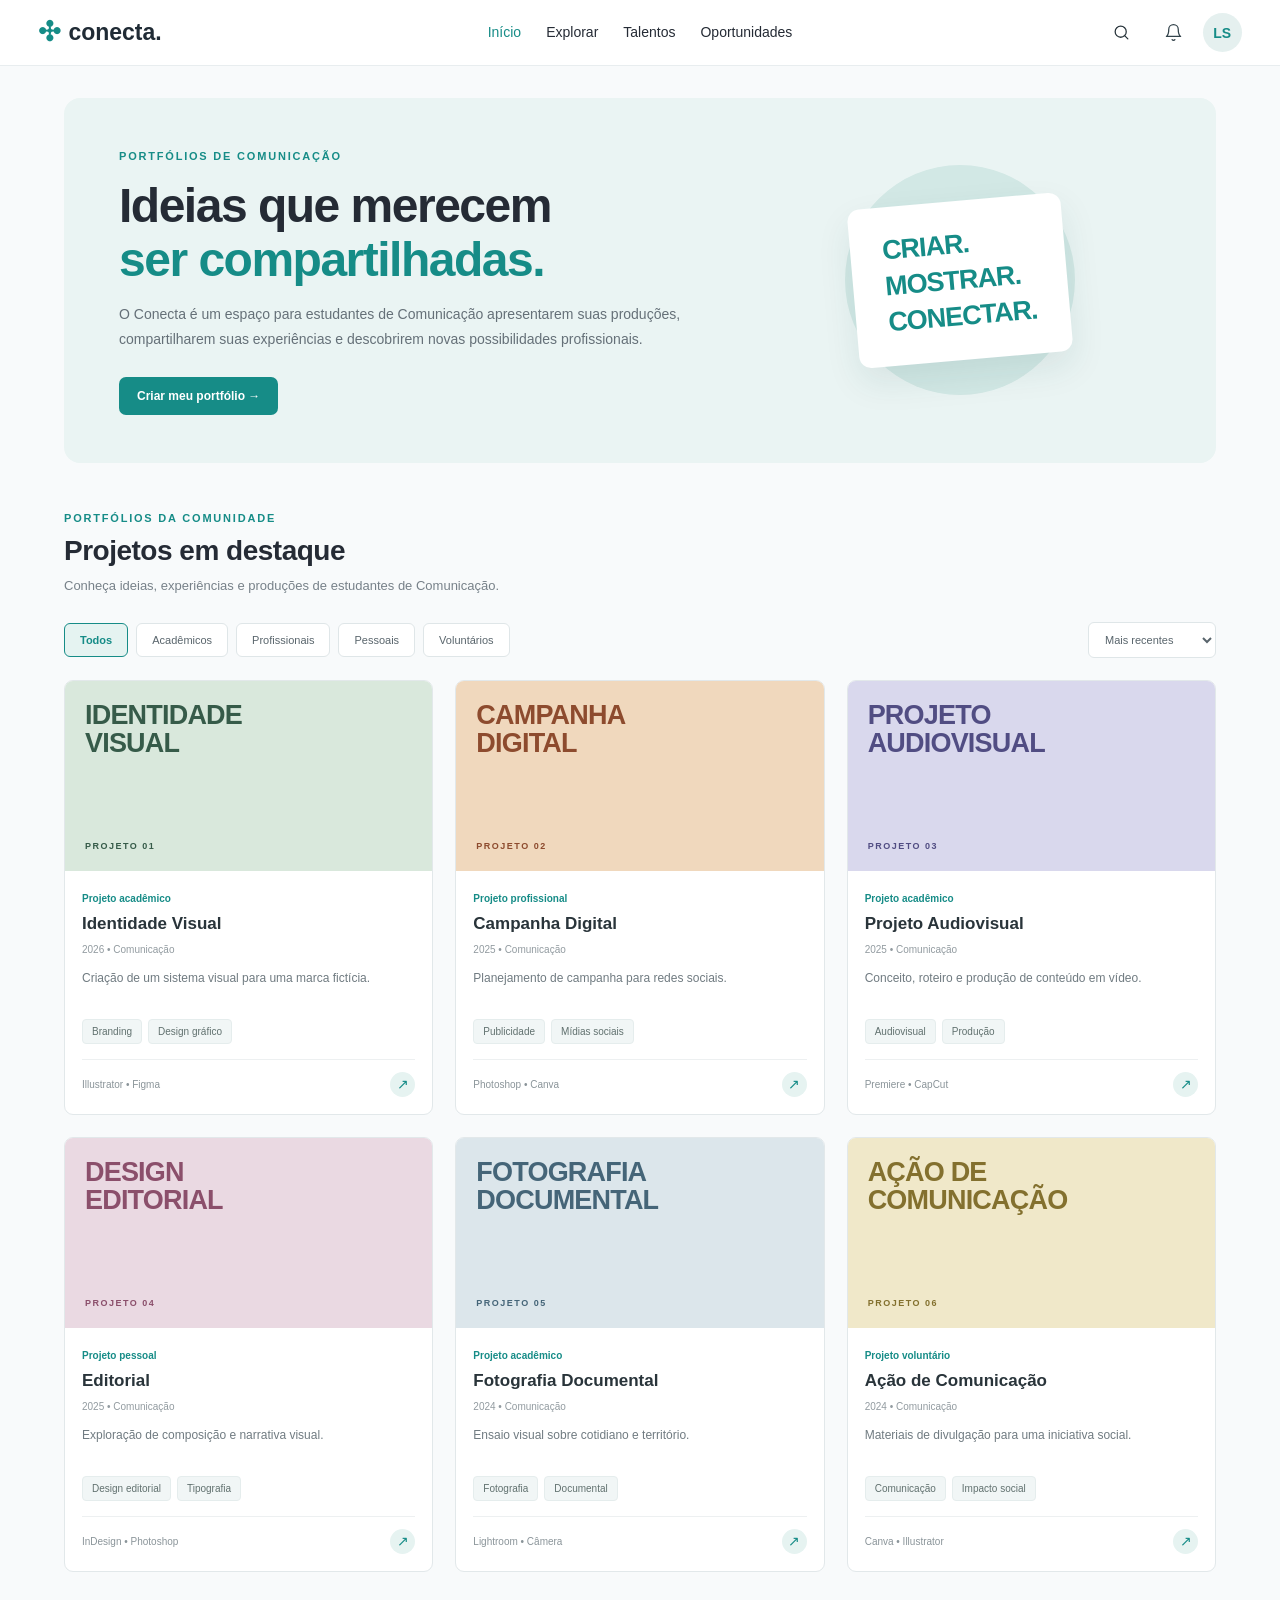
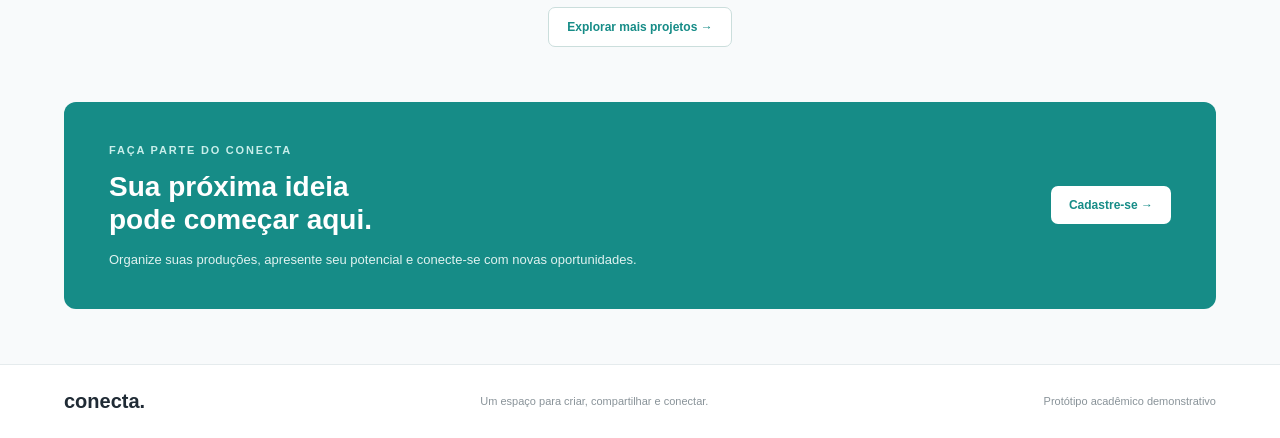
<file: index.html>
<!DOCTYPE html>
<html lang="pt-BR">
<head>
    <meta charset="UTF-8">
    <meta name="viewport" content="width=device-width, initial-scale=1.0">

    <title>Conecta | Início</title>

    <link rel="stylesheet" href="estilo_comum.css">

    <link rel="stylesheet" href="pagina_inicial.css">
</head>

<body>
<!-- ===== CABEÇALHO ===== -->
<header class="top">
    <a href="index.html" class="logo" aria-label="Conecta - Página Inicial">
        <span class="logo-icon" aria-hidden="true">✣</span>
        conecta.
    </a>

    <nav class="nav" aria-label="Navegação principal">
        <a href="index.html" class="active">Início</a>
        <a href="explorar.html">Explorar</a>
        <a href="talentos.html">Talentos</a>
        <a href="oportunidades.html">Oportunidades</a>
    </nav>

    <div class="search-container" id="searchContainer">
        <input type="search" id="searchInput" placeholder="Buscar projetos, pessoas ou áreas..." aria-label="Campo de busca">
        <button class="search-toggle" id="searchToggle" type="button" aria-label="Abrir busca">
            <svg viewBox="0 0 24 24" width="19" height="19"><circle cx="11" cy="11" r="7"></circle><path d="m20 20-4.35-4.35"></path></svg>
        </button>
    </div>

    <button class="notification-btn" type="button" aria-label="Notificações">
        <svg viewBox="0 0 24 24" width="19" height="19"><path d="M18 8A6 6 0 0 0 6 8c0 7-3 9-3 9h18s-3-2-3-9"></path><path d="M13.73 21a2 2 0 0 1-3.46 0"></path></svg>
    </button>

    <div class="profile-menu" id="profileMenu">
        <button class="profile-avatar" id="profileToggle" type="button" aria-expanded="false" aria-label="Menu do perfil">LS</button>
        <div class="profile-dropdown" id="profileDropdown">
            <a href="perfil_pessoal.html">Meu Perfil Pessoal</a>
            <a href="perfil_profissional.html">Perfil Profissional</a>
            <a href="#">Configurações</a>
            <a href="#">Sair</a>
        </div>
    </div>
</header>

    <main>

        <!-- Apresentação do Conecta -->
        <section class="intro">

            <div class="intro-content">

                <span class="eyebrow">
                    PORTFÓLIOS DE COMUNICAÇÃO
                </span>

                <h1>
                    Ideias que merecem<br>
                    <span>ser compartilhadas.</span>
                </h1>

                <p>
                    O Conecta é um espaço para estudantes de Comunicação
                    apresentarem suas produções, compartilharem suas
                    experiências e descobrirem novas possibilidades
                    profissionais.
                </p>

                <div class="intro-buttons">
                    <a href="montar_portfolio.html" class="btn-primary">
                        Criar meu portfólio →
                    </a>

                </div>

            </div>

            <div class="intro-art">
                <div class="art-card">
                    <span>CRIAR.</span>
                    <span>MOSTRAR.</span>
                    <span>CONECTAR.</span>
                </div>

                <div class="art-circle"></div>
            </div>

        </section>

        <!-- Projetos publicados -->
        <section class="projects-section" id="projetos">

            <div class="section-heading">

                <div>
                    <span class="eyebrow">PORTFÓLIOS DA COMUNIDADE</span>
                    <h2>Projetos em destaque</h2>
                    <p>
                        Conheça ideias, experiências e produções
                        de estudantes de Comunicação.
                    </p>
                </div>

            </div>

            <!-- Filtros -->
            <div class="filter-bar">

                <div class="filters">
                    <button class="filter active" data-filter="todos">
                        Todos
                    </button>

                    <button class="filter" data-filter="academico">
                        Acadêmicos
                    </button>

                    <button class="filter" data-filter="profissional">
                        Profissionais
                    </button>

                    <button class="filter" data-filter="pessoal">
                        Pessoais
                    </button>

                    <button class="filter" data-filter="voluntario">
                        Voluntários
                    </button>
                </div>

                <select id="sortSelect" aria-label="Ordenar projetos">
                    <option value="recentes">Mais recentes</option>
                    <option value="antigos">Mais antigos</option>
                    <option value="titulo">Nome do projeto</option>
                </select>

            </div>

            <!-- Grade de projetos -->
            <div class="project-grid" id="projectGrid">

                <!-- Projeto 1 -->
                <article class="project-card" data-category="academico" data-year="2026">

                    <a href="#" class="project-image image-branding">
                        <span>IDENTIDADE<br>VISUAL</span>
                        <small>PROJETO 01</small>
                    </a>

                    <div class="project-info">
                        <span class="project-type">Projeto acadêmico</span>

                        <h3>Identidade Visual</h3>

                        <span class="project-meta">2026 • Comunicação</span>

                        <p>
                            Criação de um sistema visual para
                            uma marca fictícia.
                        </p>

                        <div class="tags">
                            <span>Branding</span>
                            <span>Design gráfico</span>
                        </div>

                        <div class="project-footer">
                            <span>Illustrator • Figma</span>
                            <a href="#" aria-label="Ver projeto">↗</a>
                        </div>
                    </div>

                </article>

                <!-- Projeto 2 -->
                <article class="project-card" data-category="profissional" data-year="2025">

                    <a href="#" class="project-image image-campaign">
                        <span>CAMPANHA<br>DIGITAL</span>
                        <small>PROJETO 02</small>
                    </a>

                    <div class="project-info">
                        <span class="project-type">Projeto profissional</span>

                        <h3>Campanha Digital</h3>

                        <span class="project-meta">2025 • Comunicação</span>

                        <p>
                            Planejamento de campanha
                            para redes sociais.
                        </p>

                        <div class="tags">
                            <span>Publicidade</span>
                            <span>Mídias sociais</span>
                        </div>

                        <div class="project-footer">
                            <span>Photoshop • Canva</span>
                            <a href="#" aria-label="Ver projeto">↗</a>
                        </div>
                    </div>

                </article>

                <!-- Projeto 3 -->
                <article class="project-card" data-category="academico" data-year="2025">

                    <a href="#" class="project-image image-video">
                        <span>PROJETO<br>AUDIOVISUAL</span>
                        <small>PROJETO 03</small>
                    </a>

                    <div class="project-info">
                        <span class="project-type">Projeto acadêmico</span>

                        <h3>Projeto Audiovisual</h3>

                        <span class="project-meta">2025 • Comunicação</span>

                        <p>
                            Conceito, roteiro e produção
                            de conteúdo em vídeo.
                        </p>

                        <div class="tags">
                            <span>Audiovisual</span>
                            <span>Produção</span>
                        </div>

                        <div class="project-footer">
                            <span>Premiere • CapCut</span>
                            <a href="#" aria-label="Ver projeto">↗</a>
                        </div>
                    </div>

                </article>

                <!-- Projeto 4 -->
                <article class="project-card" data-category="pessoal" data-year="2025">

                    <a href="#" class="project-image image-editorial">
                        <span>DESIGN<br>EDITORIAL</span>
                        <small>PROJETO 04</small>
                    </a>

                    <div class="project-info">
                        <span class="project-type">Projeto pessoal</span>

                        <h3>Editorial</h3>

                        <span class="project-meta">2025 • Comunicação</span>

                        <p>
                            Exploração de composição
                            e narrativa visual.
                        </p>

                        <div class="tags">
                            <span>Design editorial</span>
                            <span>Tipografia</span>
                        </div>

                        <div class="project-footer">
                            <span>InDesign • Photoshop</span>
                            <a href="#" aria-label="Ver projeto">↗</a>
                        </div>
                    </div>

                </article>

                <!-- Projeto 5 -->
                <article class="project-card" data-category="academico" data-year="2024">

                    <a href="#" class="project-image image-photo">
                        <span>FOTOGRAFIA<br>DOCUMENTAL</span>
                        <small>PROJETO 05</small>
                    </a>

                    <div class="project-info">
                        <span class="project-type">Projeto acadêmico</span>

                        <h3>Fotografia Documental</h3>

                        <span class="project-meta">2024 • Comunicação</span>

                        <p>
                            Ensaio visual sobre cotidiano
                            e território.
                        </p>

                        <div class="tags">
                            <span>Fotografia</span>
                            <span>Documental</span>
                        </div>

                        <div class="project-footer">
                            <span>Lightroom • Câmera</span>
                            <a href="#" aria-label="Ver projeto">↗</a>
                        </div>
                    </div>

                </article>

                <!-- Projeto 6 -->
                <article class="project-card" data-category="voluntario" data-year="2024">

                    <a href="#" class="project-image image-social">
                        <span>AÇÃO DE<br>COMUNICAÇÃO</span>
                        <small>PROJETO 06</small>
                    </a>

                    <div class="project-info">
                        <span class="project-type">Projeto voluntário</span>

                        <h3>Ação de Comunicação</h3>

                        <span class="project-meta">2024 • Comunicação</span>

                        <p>
                            Materiais de divulgação para
                            uma iniciativa social.
                        </p>

                        <div class="tags">
                            <span>Comunicação</span>
                            <span>Impacto social</span>
                        </div>

                        <div class="project-footer">
                            <span>Canva • Illustrator</span>
                            <a href="#" aria-label="Ver projeto">↗</a>
                        </div>
                    </div>

                </article>

            </div>

            <p class="empty-message" id="emptyMessage">
                Nenhum projeto encontrado.
            </p>

            <div class="projects-bottom">
                <a href="explorar.html" class="btn-secondary">
                    Explorar mais projetos →
                </a>
            </div>

        </section>

        <!-- Chamada final -->
        <section class="join-section">

            <div>
                <span class="eyebrow">FAÇA PARTE DO CONECTA</span>

                <h2>
                    Sua próxima ideia<br>
                    pode começar aqui.
                </h2>

                <p>
                    Organize suas produções, apresente seu potencial
                    e conecte-se com novas oportunidades.
                </p>
            </div>

            <a href="cadastro.html" class="btn-light">
                Cadastre-se →
            </a>

        </section>

    </main>

    <!-- Rodapé -->
    <footer class="footer">
        <a href="index.html" class="logo">conecta.</a>

        <span>
            Um espaço para criar, compartilhar e conectar.
        </span>

        <span>Protótipo acadêmico demonstrativo</span>
    </footer>

    <script src="cabecalho.js"></script>
    <script src="pagina_inicial.js"></script>

</body>
</html>
</file>
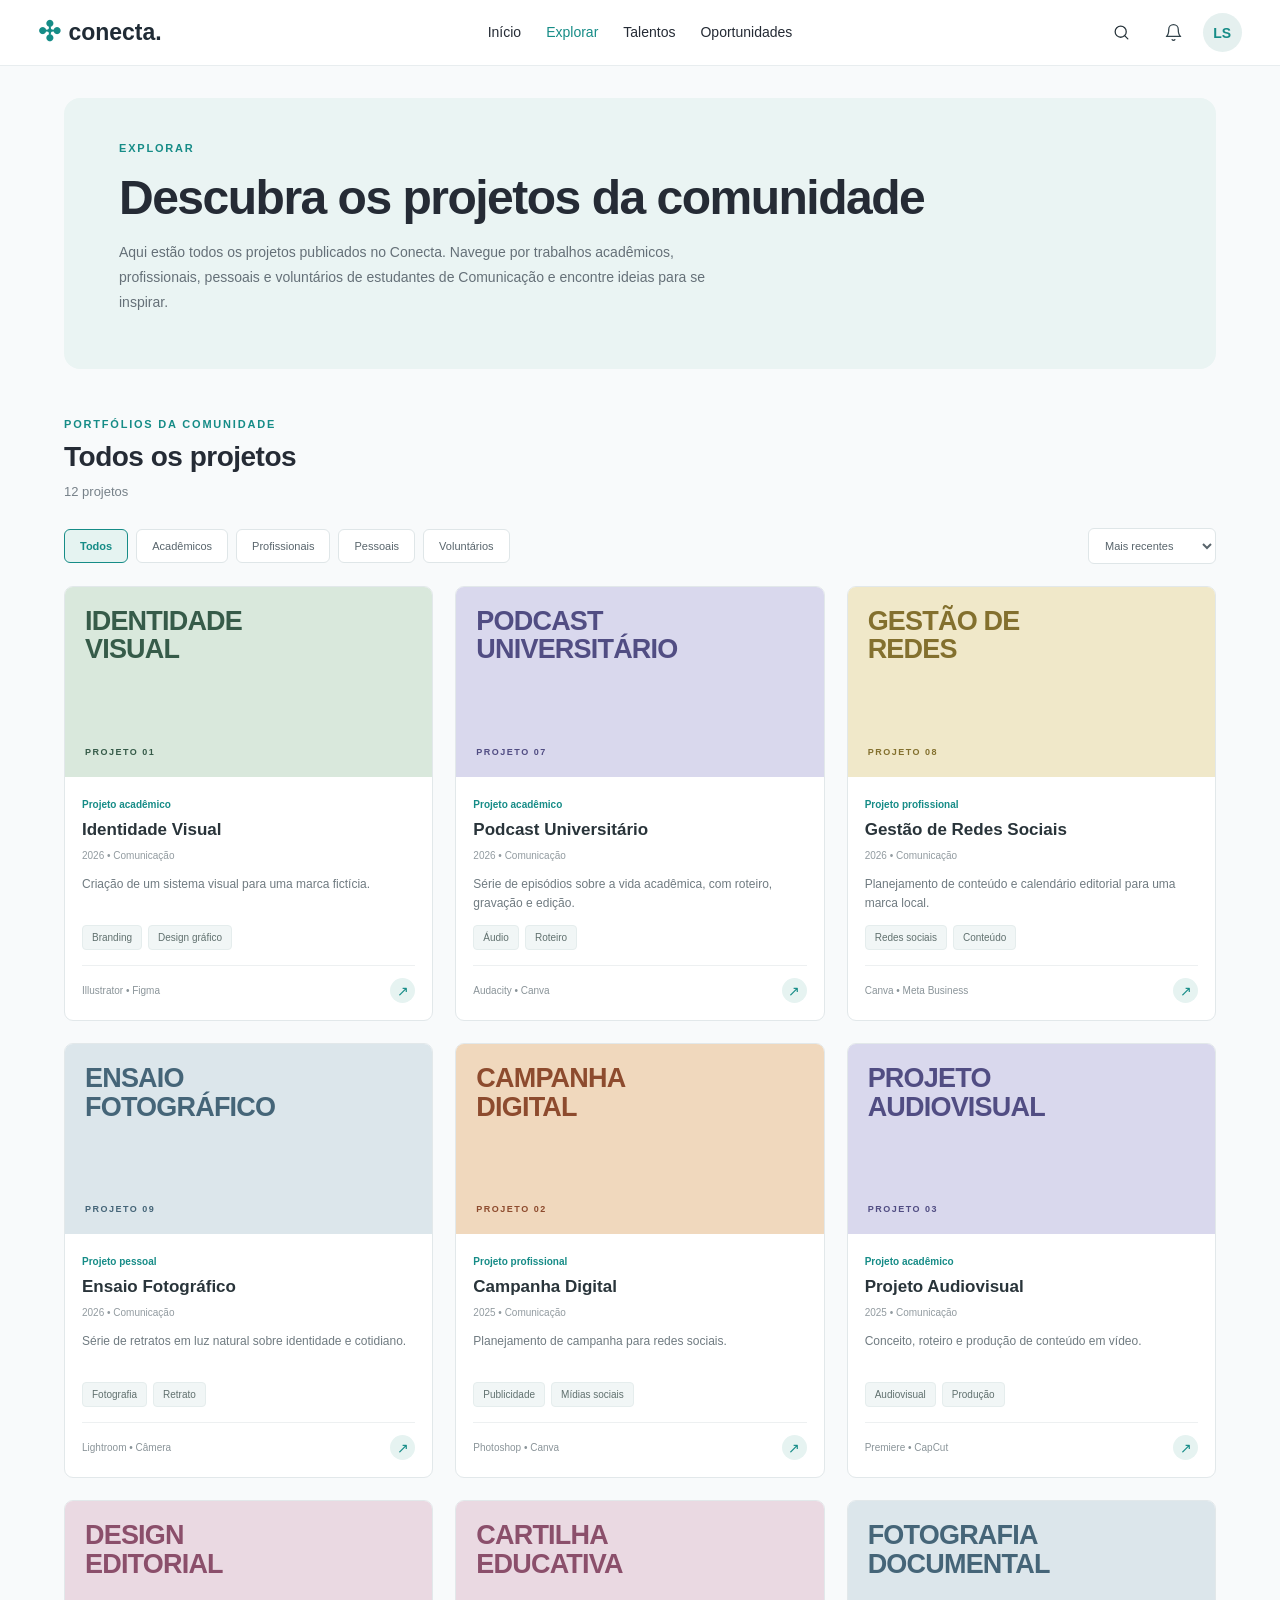
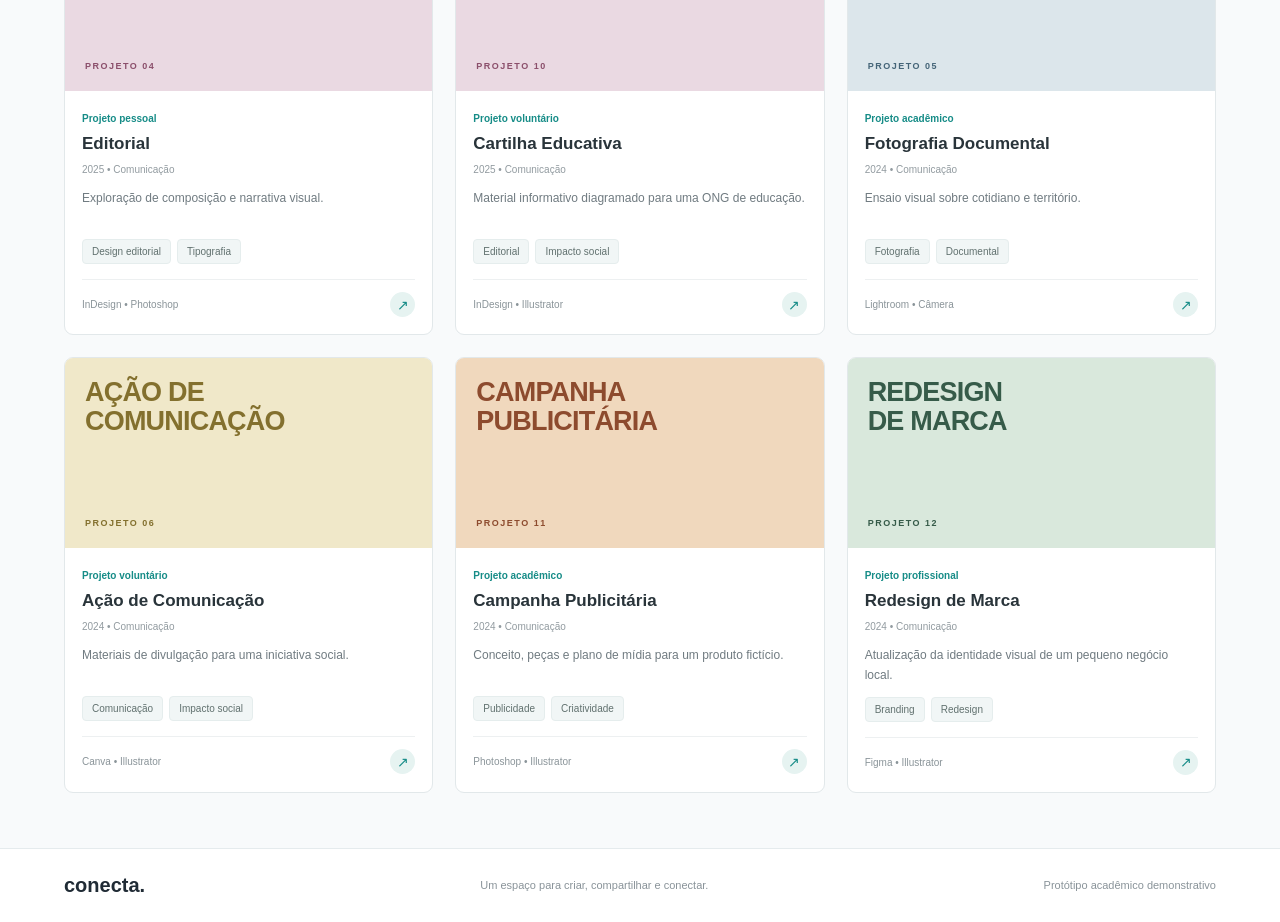
<file: explorar.html>
<!DOCTYPE html>
<html lang="pt-BR">
<head>
    <meta charset="UTF-8">
    <meta name="viewport" content="width=device-width, initial-scale=1.0">
    <title>Conecta | Explorar</title>
    <link rel="stylesheet" href="estilo_comum.css">
    <link rel="stylesheet" href="pagina_inicial.css">
</head>

<body>
<!-- Cabeçalho -->
<header class="top">
    <a href="index.html" class="logo" aria-label="Conecta - Página Inicial">
        <span class="logo-icon" aria-hidden="true">✣</span>
        conecta.
    </a>

    <nav class="nav" aria-label="Navegação principal">
        <a href="index.html">Início</a>
        <a href="explorar.html" class="active">Explorar</a>
        <a href="talentos.html">Talentos</a>
        <a href="oportunidades.html">Oportunidades</a>
    </nav>

    <div class="search-container" id="searchContainer">
        <input type="search" id="searchInput" placeholder="Buscar projetos, pessoas ou áreas..." aria-label="Campo de busca">
        <button class="search-toggle" id="searchToggle" type="button" aria-label="Abrir busca">
            <svg viewBox="0 0 24 24" width="19" height="19"><circle cx="11" cy="11" r="7"></circle><path d="m20 20-4.35-4.35"></path></svg>
        </button>
    </div>

    <button class="notification-btn" type="button" aria-label="Notificações">
        <svg viewBox="0 0 24 24" width="19" height="19"><path d="M18 8A6 6 0 0 0 6 8c0 7-3 9-3 9h18s-3-2-3-9"></path><path d="M13.73 21a2 2 0 0 1-3.46 0"></path></svg>
    </button>

    <div class="profile-menu" id="profileMenu">
        <button class="profile-avatar" id="profileToggle" type="button" aria-expanded="false" aria-label="Menu do perfil">LS</button>
        <div class="profile-dropdown" id="profileDropdown">
            <a href="perfil_pessoal.html">Meu Perfil Pessoal</a>
            <a href="perfil_profissional.html">Perfil Profissional</a>
            <a href="#">Configurações</a>
            <a href="#">Sair</a>
        </div>
    </div>
</header>

<main>

    <!-- Introdução -->
    <section class="intro intro-simple">
        <div class="intro-content">
            <span class="eyebrow">EXPLORAR</span>
            <h1>Descubra os projetos da comunidade</h1>
            <p>
                Aqui estão todos os projetos publicados no Conecta. Navegue por
                trabalhos acadêmicos, profissionais, pessoais e voluntários de
                estudantes de Comunicação e encontre ideias para se inspirar.
            </p>
        </div>
    </section>

    <!-- Todos os Projetos -->
    <section class="projects-section" id="projetos">

        <div class="section-heading">
            <div>
                <span class="eyebrow">PORTFÓLIOS DA COMUNIDADE</span>
                <h2>Todos os projetos</h2>
                <p id="resultCount">12 projetos</p>
            </div>
        </div>

        <!-- Filtros e ordenação -->
        <div class="filter-bar">
            <div class="filters">
                <button class="filter active" data-filter="todos">Todos</button>
                <button class="filter" data-filter="academico">Acadêmicos</button>
                <button class="filter" data-filter="profissional">Profissionais</button>
                <button class="filter" data-filter="pessoal">Pessoais</button>
                <button class="filter" data-filter="voluntario">Voluntários</button>
            </div>

            <select id="sortSelect" aria-label="Ordenar projetos">
                <option value="recentes">Mais recentes</option>
                <option value="antigos">Mais antigos</option>
                <option value="titulo">Nome do projeto</option>
            </select>
        </div>

        <!-- Grade de projetos -->
        <div class="project-grid" id="projectGrid"></div>

        <p class="empty-message" id="emptyMessage">Nenhum projeto encontrado.</p>

    </section>

</main>

<!-- Rodapé -->
<footer class="footer">
        <a href="index.html" class="logo">conecta.</a>

        <span>
            Um espaço para criar, compartilhar e conectar.
        </span>

        <span>Protótipo acadêmico demonstrativo</span>
    </footer>

<script src="cabecalho.js"></script>
<script src="explorar.js"></script>

</body>
</html>
</file>
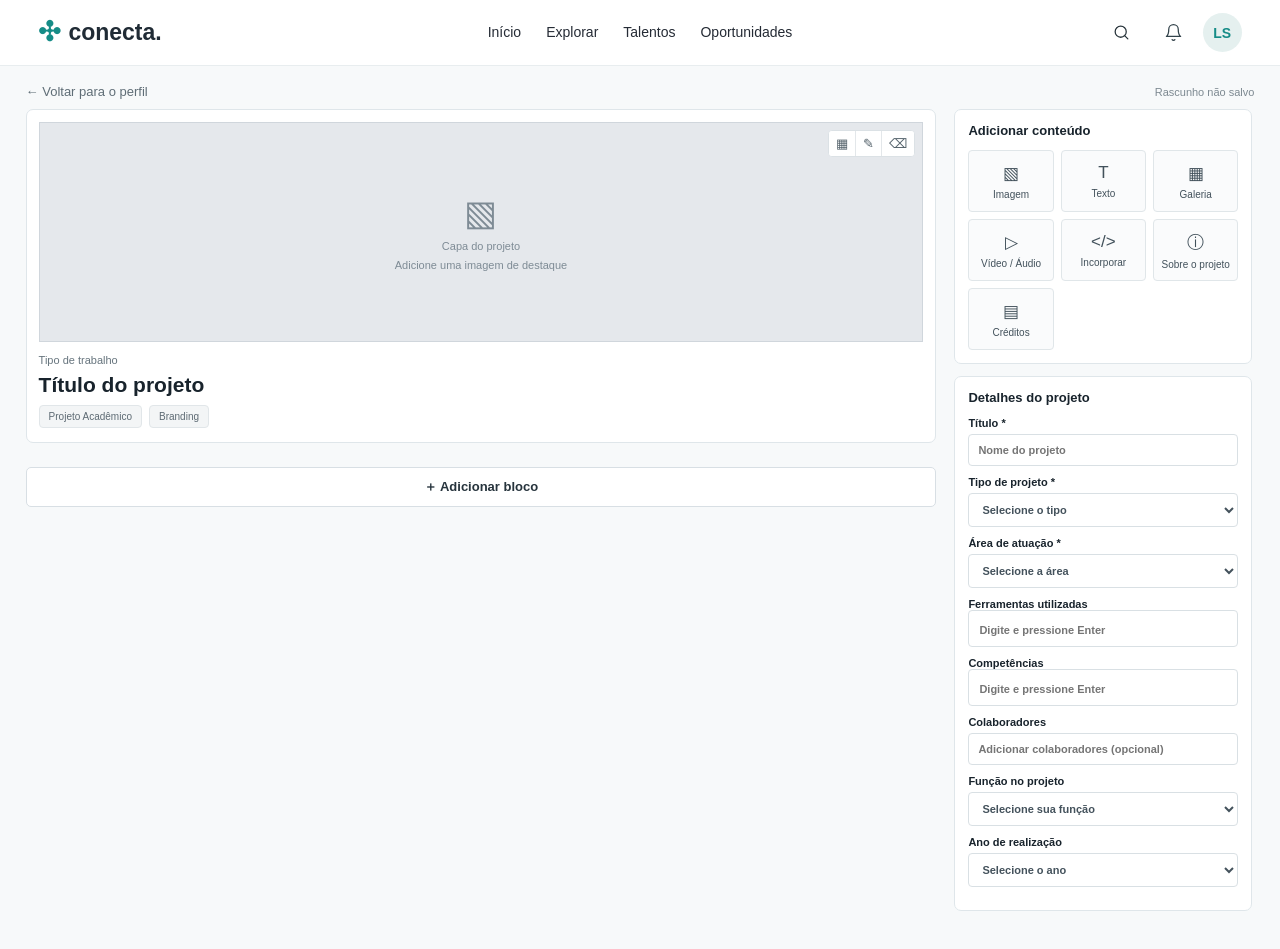
<file: montar_portfolio.html>
<!DOCTYPE html>
<html lang="pt-BR">
<head>
    <meta charset="UTF-8">
    <meta name="viewport" content="width=device-width, initial-scale=1.0">
    <title>Conecta | Montar portfólio</title>
    <link rel="stylesheet" href="estilo_comum.css">
    <link rel="stylesheet" href="montar_portfolio.css">
</head>
<body>
<!-- Cabeçalho -->
<header class="top">
    <a href="index.html" class="logo" aria-label="Conecta - Página Inicial">
        <span class="logo-icon" aria-hidden="true">✣</span>
        conecta.
    </a>

    <nav class="nav" aria-label="Navegação principal">
        <a href="index.html">Início</a>
        <a href="explorar.html">Explorar</a>
        <a href="talentos.html">Talentos</a>
        <a href="oportunidades.html">Oportunidades</a>
    </nav>

    <div class="search-container" id="searchContainer">
        <input type="search" id="searchInput" placeholder="Buscar projetos, pessoas ou áreas..." aria-label="Campo de busca">
        <button class="search-toggle" id="searchToggle" type="button" aria-label="Abrir busca">
            <svg viewBox="0 0 24 24" width="19" height="19"><circle cx="11" cy="11" r="7"></circle><path d="m20 20-4.35-4.35"></path></svg>
        </button>
    </div>

    <button class="notification-btn" type="button" aria-label="Notificações">
        <svg viewBox="0 0 24 24" width="19" height="19"><path d="M18 8A6 6 0 0 0 6 8c0 7-3 9-3 9h18s-3-2-3-9"></path><path d="M13.73 21a2 2 0 0 1-3.46 0"></path></svg>
    </button>

    <div class="profile-menu" id="profileMenu">
        <button class="profile-avatar" id="profileToggle" type="button" aria-expanded="false" aria-label="Menu do perfil">LS</button>
        <div class="profile-dropdown" id="profileDropdown">
            <a href="perfil_pessoal.html">Meu Perfil Pessoal</a>
            <a href="perfil_profissional.html">Perfil Profissional</a>
            <a href="#">Configurações</a>
            <a href="#">Sair</a>
        </div>
    </div>
</header>

<div class="subbar">
    <a href="perfil_pessoal.html" class="back">← Voltar para o perfil</a>
    <div class="status" id="saveStatus">Rascunho não salvo</div>
</div>

<!-- Área de trabalho -->
<main class="workspace">

    <!-- Editor do projeto -->
    <section class="builder">
        <div class="project-top">
            <div class="cover-area" id="coverArea">
                <img id="coverPreview" alt="Capa do projeto" hidden>
                <div class="cover-placeholder" id="coverPlaceholder">
                    <span>▧</span>
                    <small>Capa do projeto</small>
                    <small>Adicione uma imagem de destaque</small>
                </div>
                <div class="block-tools cover-tools">
                    <button data-action="cover" title="Alterar capa">▦</button>
                    <button data-action="cover" title="Editar capa">✎</button>
                    <button data-action="removeCover" title="Remover capa">⌫</button>
                </div>
            </div>
            <div class="project-heading">
                <label>Tipo de trabalho</label>
                <h1 id="projectTitleDisplay">Título do projeto</h1>
                <div class="chips">
                    <span id="categoryDisplay">Projeto Acadêmico</span>
                    <span id="areaDisplay">Branding</span>
                </div>
            </div>
        </div>
        <div id="blocks" class="blocks"></div>
        <button class="add-block wide" id="addBlockMain">＋ Adicionar bloco</button>
    </section>

    <!-- Painel lateral -->
    <aside class="panel">

        <!-- Adicionar conteúdo -->
        <section class="panel-card">
            <h2>Adicionar conteúdo</h2>
            <div class="content-tools">
                <button data-add="image"><b>▧</b><span>Imagem</span></button>
                <button data-add="text"><b>T</b><span>Texto</span></button>
                <button data-add="gallery"><b>▦</b><span>Galeria</span></button>
                <button data-add="video"><b>▷</b><span>Vídeo / Áudio</span></button>
                <button data-add="embed"><b>&lt;/&gt;</b><span>Incorporar</span></button>
                <button data-add="about"><b>ⓘ</b><span>Sobre o projeto</span></button>
                <button data-add="credits"><b>▤</b><span>Créditos</span></button>
            </div>
        </section>

        <!-- Detalhes do projeto -->
        <section class="panel-card">
            <h2>Detalhes do projeto</h2>
            <form id="detailsForm">
                <label>Título *<input id="titleInput" required placeholder="Nome do projeto"></label>
                <label>
                    Tipo de projeto *
                    <select id="categoryInput" required>
                        <option value="">Selecione o tipo</option>
                        <option>Projeto Acadêmico</option>
                        <option>Projeto Profissional</option>
                        <option>Projeto Pessoal</option>
                        <option>Projeto Voluntário</option>
                    </select>
                </label>
                <label>
                    Área de atuação *
                    <select id="areaInput" required>
                        <option value="">Selecione a área</option>
                        <option>Design gráfico</option>
                        <option>Publicidade</option>
                        <option>Audiovisual</option>
                        <option>Fotografia</option>
                        <option>Marketing</option>
                        <option>Comunicação</option>
                        <option>UX/UI Design</option>
                        <option>Outra</option>
                    </select>
                </label>
                <label>
                    Ferramentas utilizadas
                    <div class="tag-entry">
                        <div id="toolsTags" class="tag-list"></div>
                        <input id="toolsInput" placeholder="Digite e pressione Enter">
                    </div>
                </label>
                <label>
                    Competências
                    <div class="tag-entry">
                        <div id="skillsTags" class="tag-list"></div>
                        <input id="skillsInput" placeholder="Digite e pressione Enter">
                    </div>
                </label>
                <label>
                    Colaboradores
                    <input id="collaboratorsInput" placeholder="Adicionar colaboradores (opcional)">
                </label>
                <label>
                    Função no projeto
                    <select id="roleInput">
                        <option value="">Selecione sua função</option>
                        <option>Direção de arte</option>
                        <option>Designer</option>
                        <option>Redação</option>
                        <option>Fotografia</option>
                        <option>Produção</option>
                        <option>Pesquisa</option>
                        <option>Desenvolvimento</option>
                        <option>Outra</option>
                    </select>
                </label>
                <label>
                    Ano de realização
                    <select id="yearInput"><option value="">Selecione o ano</option></select>
                </label>
            </form>
        </section>

        <!-- Processo criativo -->
        <section class="panel-card">
            <h2>Processo criativo</h2>
            <textarea id="processInput" rows="4" placeholder="Descreva o processo criativo..."></textarea>
        </section>

        <!-- Capa do projeto -->
        <section class="panel-card">
            <h2>Capa do projeto</h2>
            <div class="upload-box" id="coverUpload">
                <span>⇧</span>
                <strong>Arraste sua imagem aqui</strong>
                
            </div>
            <input type="file" id="coverFile" accept="image/*" hidden>
        </section>
        <div class="panel-actions">
            <button class="outline" id="previewBtn">Visualizar</button>
            <button class="outline" id="saveBtn">Salvar rascunho</button>
            <button class="publish" id="publishBtn">Publicar</button>
        </div>
    </aside>
</main>
<div class="toast" id="toast"></div>

<!-- Visualização do projeto -->
<div class="overlay" id="previewOverlay">
    <section class="preview-modal">
        <header>
            <h2>Visualização do projeto</h2>
            <button class="close" data-close="previewOverlay">×</button>
        </header>
        <div id="previewContent"></div>
    </section>
</div>

<!-- Editar bloco -->
<div class="overlay" id="blockOverlay">
    <section class="modal">
        <header>
            <h2 id="blockModalTitle">Adicionar conteúdo</h2>
            <button class="close" data-close="blockOverlay">×</button>
        </header>
        <div id="blockFormArea"></div>
    </section>
</div>
<input type="file" id="hiddenImageInput" accept="image/*" hidden multiple>
<input type="file" id="hiddenVideoInput" accept="video/*,audio/*" hidden>

<script src="cabecalho.js"></script>
<script src="montar_portfolio.js"></script>
</body>

</html>
</file>
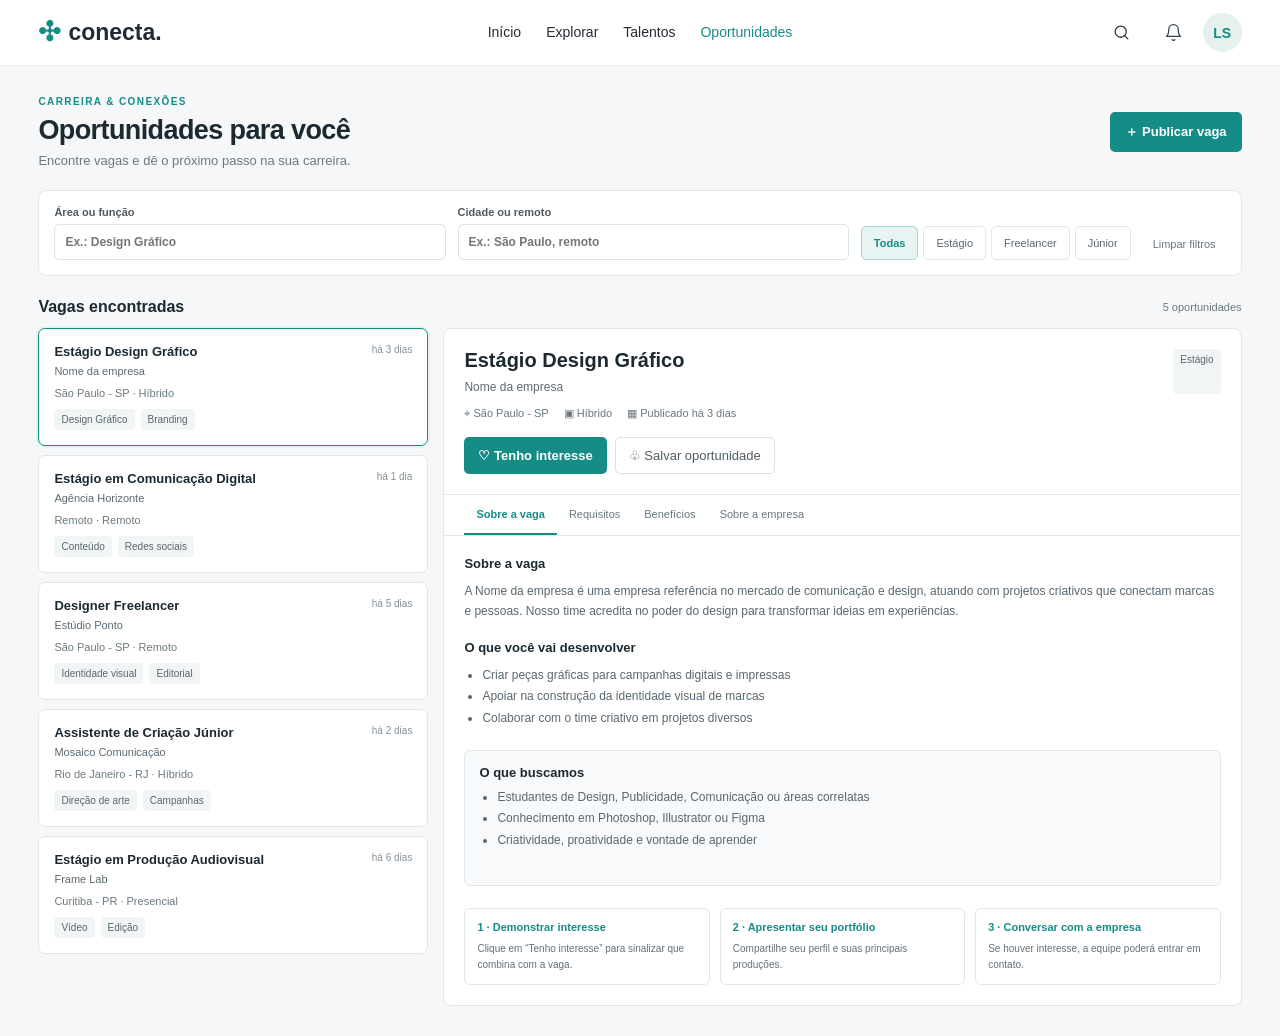
<file: oportunidades.html>
<!DOCTYPE html>
<html lang="pt-BR">
<head>
    <meta charset="UTF-8">
    <meta name="viewport" content="width=device-width, initial-scale=1.0">
    <title>Conecta | Oportunidades</title>
    <link rel="stylesheet" href="estilo_comum.css">
    <link rel="stylesheet" href="oportunidades.css">
</head>
<body>
    <!-- Cabeçalho -->
    <header class="top">
        <a href="index.html" class="logo" aria-label="Conecta - Página Inicial">
            <span class="logo-icon" aria-hidden="true">✣</span>
            conecta.
        </a>

        <nav class="nav" aria-label="Navegação principal">
            <a href="index.html">Início</a>
            <a href="explorar.html">Explorar</a>
            <a href="talentos.html">Talentos</a>
            <a href="oportunidades.html" class="active">Oportunidades</a>
        </nav>

        <div class="search-container" id="searchContainer">
            <input type="search" id="searchInput" placeholder="Buscar projetos, pessoas ou áreas..." aria-label="Campo de busca">
            <button class="search-toggle" id="searchToggle" type="button" aria-label="Abrir busca">
                <svg viewBox="0 0 24 24" width="19" height="19"><circle cx="11" cy="11" r="7"></circle><path d="m20 20-4.35-4.35"></path></svg>
            </button>
        </div>

        <button class="notification-btn" type="button" aria-label="Notificações">
            <svg viewBox="0 0 24 24" width="19" height="19"><path d="M18 8A6 6 0 0 0 6 8c0 7-3 9-3 9h18s-3-2-3-9"></path><path d="M13.73 21a2 2 0 0 1-3.46 0"></path></svg>
        </button>

        <div class="profile-menu" id="profileMenu">
            <button class="profile-avatar" id="profileToggle" type="button" aria-expanded="false" aria-label="Menu do perfil">LS</button>
            <div class="profile-dropdown" id="profileDropdown">
                <a href="perfil_pessoal.html">Meu Perfil Pessoal</a>
                <a href="perfil_profissional.html">Perfil Profissional</a>
                <a href="#">Configurações</a>
                <a href="#">Sair</a>
            </div>
        </div>
    </header>

    <!-- Conteúdo principal -->
    <main class="wrap">

        <!-- Apresentação -->
        <section class="hero">
            <div>
                <p class="eyebrow">CARREIRA & CONEXÕES</p>
                <h1>Oportunidades para você</h1>
                <p>Encontre vagas e dê o próximo passo na sua carreira.</p>
            </div>
            <button class="company-btn" id="openPost">＋ Publicar vaga</button>
        </section>

        <!-- Filtros de busca -->
        <section class="filters">
            <label>Área ou função
                <input id="q" placeholder="Ex.: Design Gráfico">
            </label>
            <label>Cidade ou remoto
                <input id="location" placeholder="Ex.: São Paulo, remoto">
            </label>
            <div class="types" id="types">
                <button class="selected" data-type="Todos">Todas</button>
                <button data-type="Estágio">Estágio</button>
                <button data-type="Freelancer">Freelancer</button>
                <button data-type="Júnior">Júnior</button>
            </div>
            <button class="clear" id="clear">Limpar filtros</button>
        </section>

        <div class="results-head">
            <h2>Vagas encontradas</h2>
            <span id="count">5 oportunidades</span>
        </div>

        <!-- Lista de vagas e detalhes -->
        <div class="layout">
            <section class="job-list" id="jobList"></section>
            <section class="detail" id="detail"></section>
        </div>
    </main>

    <!-- Publicar vaga -->
    <div class="overlay" id="postOverlay">
        <section class="modal">
            <header>
                <h2>Publicar uma oportunidade</h2>
                <button class="close" id="closePost">×</button>
            </header>
            <p class="hint">Preencha as informações da vaga para apresentá-la aos estudantes.</p>

            <form id="postForm">
                <label>Nome da vaga *
                    <input name="title" required placeholder="Ex.: Estágio em Design Gráfico">
                </label>
                <label>Empresa *
                    <input name="company" required placeholder="Nome da empresa">
                </label>

                <div class="two">
                    <label>Tipo de oportunidade *
                        <select name="type" required>
                            <option value="">Selecione</option>
                            <option>Estágio</option>
                            <option>Freelancer</option>
                            <option>Júnior</option>
                        </select>
                    </label>
                    <label>Área *
                        <input name="area" required placeholder="Design, Comunicação...">
                    </label>
                </div>

                <div class="two">
                    <label>Localidade
                        <input name="location" placeholder="Cidade - UF ou Remoto">
                    </label>
                    <label>Modelo
                        <select name="mode">
                            <option>Híbrido</option>
                            <option>Remoto</option>
                            <option>Presencial</option>
                        </select>
                    </label>
                </div>

                <label>Sobre a vaga
                    <textarea name="about" rows="3" required placeholder="Apresente a oportunidade..."></textarea>
                </label>
                <label>Requisitos
                    <textarea name="requirements" rows="3" placeholder="O que a pessoa precisa ter..."></textarea>
                </label>
                <label>Benefícios
                    <textarea name="benefits" rows="2" placeholder="Benefícios oferecidos..."></textarea>
                </label>

                <button class="primary" type="submit">Publicar vaga</button>
            </form>
        </section>
    </div>

    <div class="toast" id="toast"></div>
    <script src="cabecalho.js"></script>
    <script src="oportunidades.js"></script>
</body>
</html>
</file>
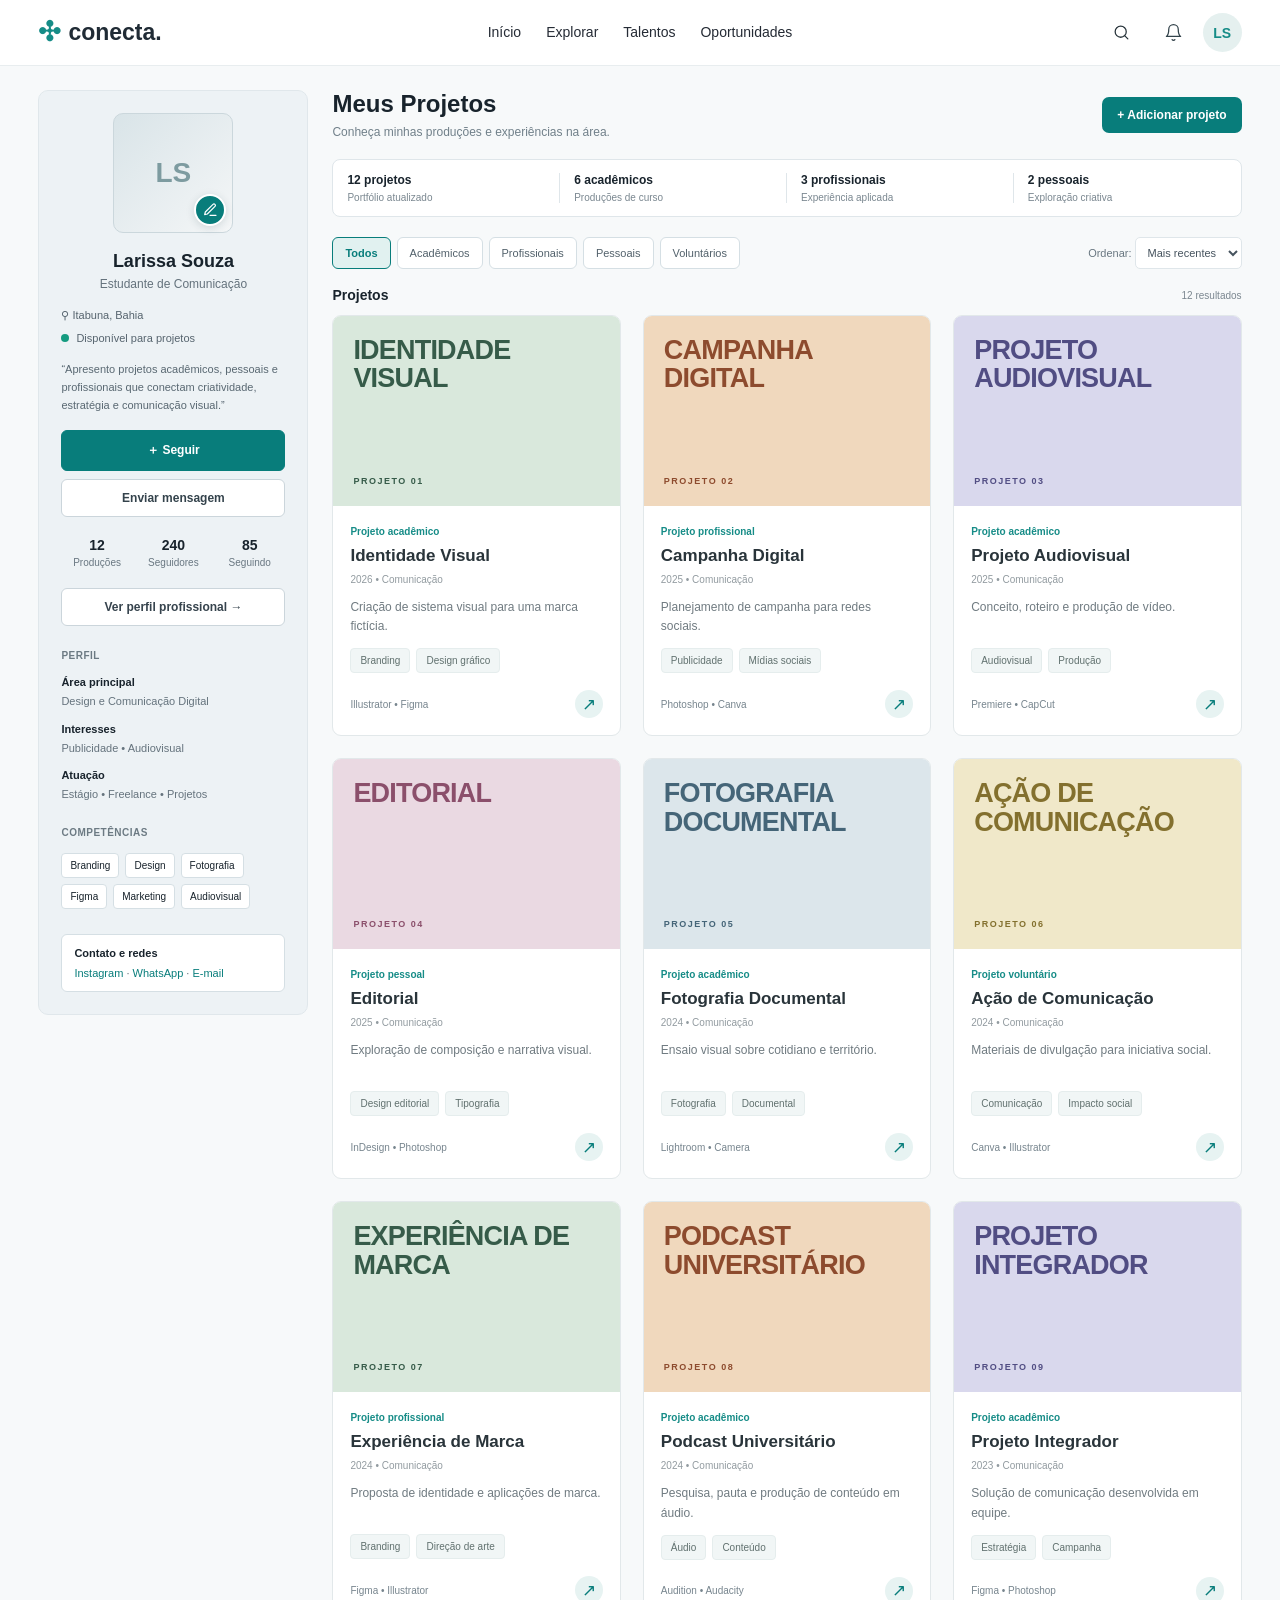
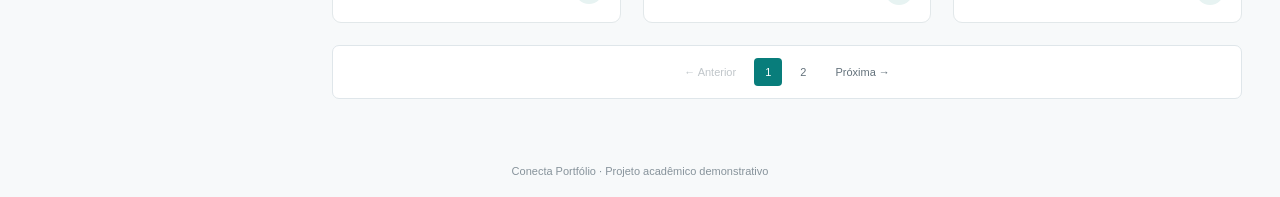
<file: perfil_pessoal.html>
<!DOCTYPE html>
<html lang="pt-BR">
<head>
    <meta charset="UTF-8">
    <meta name="viewport" content="width=device-width, initial-scale=1.0">
    <title>Conecta | Portfólio do estudante</title>
    <link rel="stylesheet" href="estilo_comum.css">
    <link rel="stylesheet" href="perfil_pessoal.css">
</head>

<body>
<!-- Cabeçalho -->
<header class="top">
    <a href="index.html" class="logo" aria-label="Conecta - Página Inicial">
        <span class="logo-icon" aria-hidden="true">✣</span>
        conecta.
    </a>

    <nav class="nav" aria-label="Navegação principal">
        <a href="index.html">Início</a>
        <a href="explorar.html">Explorar</a>
        <a href="talentos.html">Talentos</a>
        <a href="oportunidades.html">Oportunidades</a>
    </nav>

    <div class="search-container" id="searchContainer">
        <input type="search" id="searchInput" placeholder="Buscar projetos, pessoas ou áreas..." aria-label="Campo de busca">
        <button class="search-toggle" id="searchToggle" type="button" aria-label="Abrir busca">
            <svg viewBox="0 0 24 24" width="19" height="19"><circle cx="11" cy="11" r="7"></circle><path d="m20 20-4.35-4.35"></path></svg>
        </button>
    </div>

    <button class="notification-btn" type="button" aria-label="Notificações">
        <svg viewBox="0 0 24 24" width="19" height="19"><path d="M18 8A6 6 0 0 0 6 8c0 7-3 9-3 9h18s-3-2-3-9"></path><path d="M13.73 21a2 2 0 0 1-3.46 0"></path></svg>
    </button>

    <div class="profile-menu" id="profileMenu">
        <button class="profile-avatar" id="profileToggle" type="button" aria-expanded="false" aria-label="Menu do perfil">LS</button>
        <div class="profile-dropdown" id="profileDropdown">
            <a href="perfil_pessoal.html">Meu Perfil Pessoal</a>
            <a href="perfil_profissional.html">Perfil Profissional</a>
            <a href="#">Configurações</a>
            <a href="#">Sair</a>
        </div>
    </div>
</header>

    <main class="layout" id="inicio">

        <!-- Barra lateral: perfil -->
        <aside class="sidebar" id="perfil">

            <!-- Foto de perfil e botão para editar -->
            <div class="profile-image-wrap">

                <!-- Foto ou iniciais do estudante -->
                <div
                    class="profile-image"
                    id="profileImage"
                    aria-label="Foto de perfil de Larissa Souza"
                >
                    LS
                </div>

                <!-- Botão com ícone de lápis -->
                <button
                    class="edit-profile-image"
                    id="editProfileImage"
                    type="button"
                    aria-label="Editar foto de perfil"
                    title="Editar foto de perfil"
                >
                    <svg viewBox="0 0 24 24" aria-hidden="true">
                        <path d="M12 20h9M16.5 3.5a2.12 2.12 0 0 1 3 3L8 18l-4 1 1-4Z"/>
                    </svg>
                </button>

            </div>

            <!-- Nome e informações básicas -->
            <h1 id="studentName">Larissa Souza</h1>

            <p class="subtitle">
                Estudante de Comunicação
            </p>

            <!-- Localização -->
            <div class="location">
                ⚲
                <span id="location">Itabuna, Bahia</span>
            </div>

            <!-- Disponibilidade para projetos -->
            <div class="availability">
                <i></i>
                Disponível para projetos
            </div>

            <!-- Biografia do estudante -->
            <p class="bio">
                “Apresento projetos acadêmicos, pessoais e profissionais
                que conectam criatividade, estratégia e comunicação visual.”
            </p>

            <!-- Botões de interação -->
            <button class="follow-btn" id="followBtn">
                ＋ Seguir
            </button>

            <button class="message-btn" id="messageBtn">
                Enviar mensagem
            </button>

            <!-- Estatísticas do perfil -->
            <div class="stats">

                <div>
                    <strong id="projectCount">12</strong>
                    <span>Produções</span>
                </div>

                <div>
                    <strong id="followers">240</strong>
                    <span>Seguidores</span>
                </div>

                <div>
                    <strong id="following">85</strong>
                    <span>Seguindo</span>
                </div>

            </div>

            <!-- Link para o perfil profissional -->
            <a class="profile-link" href="perfil_profissional.html">
                Ver perfil profissional →
            </a>

            <!-- Informações sobre a área de atuação -->
            <section class="side-section">

                <h3>PERFIL</h3>

                <label>Área principal</label>
                <p>Design e Comunicação Digital</p>

                <label>Interesses</label>
                <p>Publicidade • Audiovisual</p>

                <label>Atuação</label>
                <p>Estágio • Freelance • Projetos</p>

            </section>

            <!-- Competências e habilidades -->
            <section class="side-section">

                <h3>COMPETÊNCIAS</h3>

                <div class="tags">
                    <span>Branding</span>
                    <span>Design</span>
                    <span>Fotografia</span>
                    <span>Figma</span>
                    <span>Marketing</span>
                    <span>Audiovisual</span>
                </div>

            </section>

            <!-- Contatos e redes sociais -->
            <section class="contact-box" id="oportunidades">

                <strong>Contato e redes</strong>

                <p>
                    <button data-contact="Instagram">Instagram</button>
                    ·
                    <button data-contact="WhatsApp">WhatsApp</button>
                    ·
                    <button data-contact="E-mail">E-mail</button>
                </p>

            </section>

        </aside>

        <!-- Área principal projetos -->
        <section class="main-content" id="projetos">

            <!-- Título e botões de ação -->
            <div class="page-heading">

                <div>
                    <h2>Meus Projetos</h2>

                    <p>
                        Conheça minhas produções e experiências na área.
                    </p>
                </div>

                <div style="display:flex; gap:8px; flex-wrap:wrap">

                    <!-- Botão para adicionar projeto -->
                    <a id="addProject" class="add-btn" href="montar_portfolio.html">
                        + Adicionar projeto
                    </a>

                </div>

            </div>

            <!-- Resumo das produções -->
            <div class="summary">

                <div>
                    <strong id="totalProjects">12 projetos</strong>
                    <span>Portfólio atualizado</span>
                </div>

                <div>
                    <strong id="academicCount">6 acadêmicos</strong>
                    <span>Produções de curso</span>
                </div>

                <div>
                    <strong id="professionalCount">4 profissionais</strong>
                    <span>Experiência aplicada</span>
                </div>

                <div>
                    <strong id="personalCount">2 pessoais</strong>
                    <span>Exploração criativa</span>
                </div>

            </div>

            <!-- Filtros e ordenação -->
            <div class="filters">

                <!-- Filtros por categoria -->
                <div
                    class="filter-tabs"
                    role="group"
                    aria-label="Filtrar projetos"
                >
                    <button class="filter active" data-filter="Todos">
                        Todos
                    </button>

                    <button class="filter" data-filter="Acadêmico">
                        Acadêmicos
                    </button>

                    <button class="filter" data-filter="Profissional">
                        Profissionais
                    </button>

                    <button class="filter" data-filter="Pessoal">
                        Pessoais
                    </button>

                    <button class="filter" data-filter="Voluntário">
                        Voluntários
                    </button>
                </div>

                <!-- Ordenação dos projetos -->
                <label class="sort">
                    Ordenar:

                    <select id="sortSelect">
                        <option value="recent">Mais recentes</option>
                        <option value="old">Mais antigos</option>
                        <option value="az">A–Z</option>
                    </select>
                </label>

            </div>

            <!-- Grade de projetos -->
            <div class="results-heading">

                <h3>Projetos</h3>

                <span id="resultCount">
                    12 resultados
                </span>

            </div>

            <!-- Os cards são inseridos pelo JavaScript -->
            <div class="project-grid" id="projectGrid"></div>

            <!-- Paginação dos projetos -->
            <div class="pagination" id="pagination"></div>

        </section>

    </main>

    <!-- Rodapé -->
    <footer>
        Conecta Portfólio · Projeto acadêmico demonstrativo
    </footer>

    <!-- Editar foto de perfil -->
    <div
        class="overlay"
        id="profilePhotoModal"
        aria-hidden="true"
    >
        <section
            class="modal photo-modal"
            role="dialog"
            aria-modal="true"
            aria-labelledby="photoModalTitle"
        >

            <!-- Cabeçalho do modal -->
            <div class="modal-header">

                <h2 id="photoModalTitle">
                    Editar foto de perfil
                </h2>

                <button
                    class="close"
                    type="button"
                    data-close="profilePhotoModal"
                    aria-label="Fechar"
                >
                    ×
                </button>

            </div>

            <p>
                Escolha uma imagem para deixar seu perfil com a sua identidade.
            </p>

            <!-- Pré-visualização da foto -->
            <div class="photo-preview" id="photoPreview">
                LS
            </div>

            <input
                type="file"
                id="photoInput"
                accept="image/*"
                hidden
            >

            <div class="modal-actions">

                <button
                    type="button"
                    class="add-btn"
                    id="saveProfilePhoto"
                >
                    Salvar foto
                </button>
            </div>

        </section>
    </div>

    <!-- Visualizar projeto -->

    <div
        class="overlay"
        id="viewProjectModal"
        aria-hidden="true"
    >
        <section
            class="modal project-view-modal"
            role="dialog"
            aria-modal="true"
            aria-labelledby="viewProjectTitle"
        >

            <div class="modal-header">

                <h2 id="viewProjectTitle">
                    Projeto
                </h2>

                <button
                    class="close"
                    type="button"
                    data-close="viewProjectModal"
                    aria-label="Fechar"
                >
                    ×
                </button>

            </div>

            <div id="viewProjectContent"></div>

        </section>
    </div>

    <!-- Mensagem -->
    <div
        class="overlay"
        id="messageModal"
        aria-hidden="true"
    >
        <section
            class="modal"
            role="dialog"
            aria-modal="true"
            aria-labelledby="messageModalTitle"
        >

            <div class="modal-header">

                <h2 id="messageModalTitle">
                    Enviar mensagem
                </h2>

                <button
                    class="close"
                    type="button"
                    data-close="messageModal"
                    aria-label="Fechar"
                >
                    ×
                </button>

            </div>

            <p>
                Entre em contato com Larissa Souza.
            </p>

            <textarea
                id="messageText"
                rows="5"
                placeholder="Escreva sua mensagem..."
            ></textarea>

            <div class="modal-actions">

                <button
                    type="button"
                    class="add-btn"
                    id="sendMessage"
                >
                    Enviar mensagem
                </button>

            </div>

        </section>
    </div>

    <!-- Contatos -->
    <div
        class="overlay"
        id="contactModal"
        aria-hidden="true"
    >
        <section
            class="modal"
            role="dialog"
            aria-modal="true"
            aria-labelledby="contactModalTitle"
        >

            <div class="modal-header">

                <h2 id="contactModalTitle">
                    Contato
                </h2>

                <button
                    class="close"
                    type="button"
                    data-close="contactModal"
                    aria-label="Fechar"
                >
                    ×
                </button>

            </div>

            <div id="contactContent"></div>

        </section>
    </div>

    <!-- Arquivo JavaScript -->
    <script src="cabecalho.js"></script>
    <script src="perfil_pessoal.js"></script>

</body>
</html>
</file>
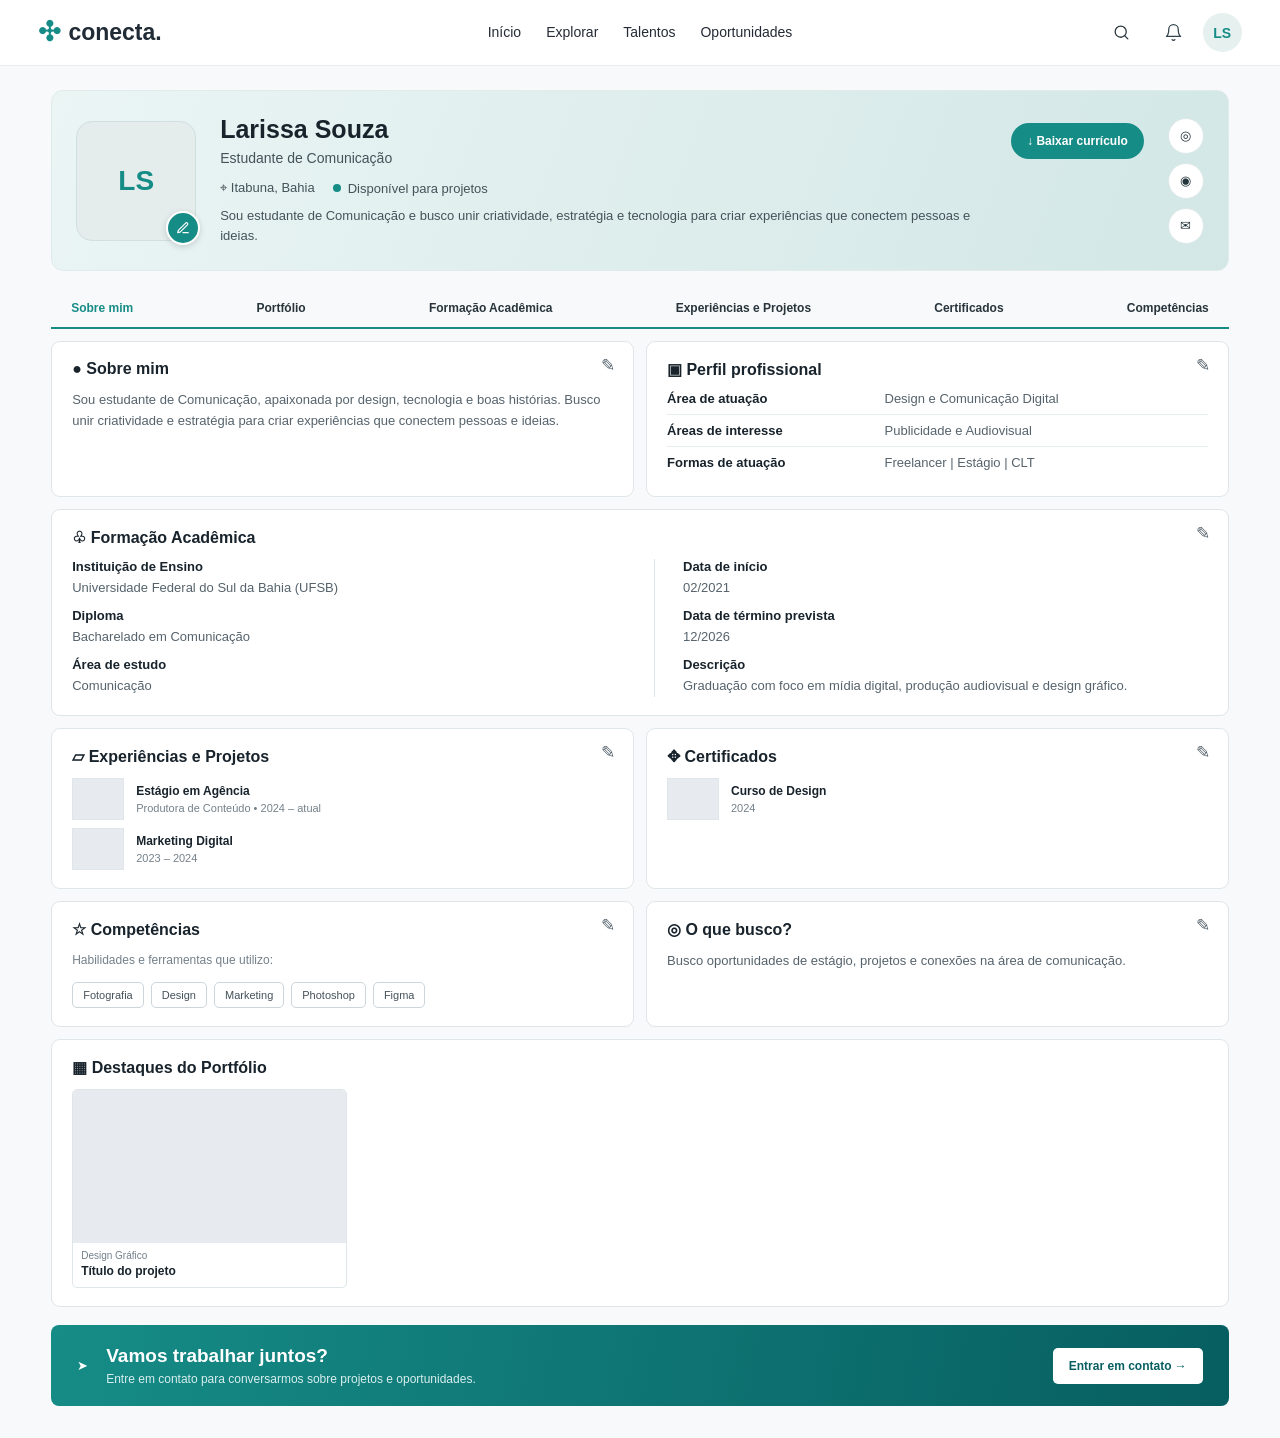
<file: perfil_profissional.html>
<!DOCTYPE html>
<html lang="pt-BR">
<head>
    <meta charset="UTF-8">
    <meta name="viewport" content="width=device-width, initial-scale=1.0">
    <title>Conecta | Perfil Profissional</title>
    <link rel="stylesheet" href="estilo_comum.css">
    <link rel="stylesheet" href="perfil_profissional.css">
</head>
<body>
<!-- Cabeçalho -->
<header class="top">
    <a href="index.html" class="logo" aria-label="Conecta - Página Inicial">
        <span class="logo-icon" aria-hidden="true">✣</span>
        conecta.
    </a>

    <nav class="nav" aria-label="Navegação principal">
        <a href="index.html">Início</a>
        <a href="explorar.html">Explorar</a>
        <a href="talentos.html">Talentos</a>
        <a href="oportunidades.html">Oportunidades</a>
    </nav>

    <div class="search-container" id="searchContainer">
        <input type="search" id="searchInput" placeholder="Buscar projetos, pessoas ou áreas..." aria-label="Campo de busca">
        <button class="search-toggle" id="searchToggle" type="button" aria-label="Abrir busca">
            <svg viewBox="0 0 24 24" width="19" height="19"><circle cx="11" cy="11" r="7"></circle><path d="m20 20-4.35-4.35"></path></svg>
        </button>
    </div>

    <button class="notification-btn" type="button" aria-label="Notificações">
        <svg viewBox="0 0 24 24" width="19" height="19"><path d="M18 8A6 6 0 0 0 6 8c0 7-3 9-3 9h18s-3-2-3-9"></path><path d="M13.73 21a2 2 0 0 1-3.46 0"></path></svg>
    </button>

    <div class="profile-menu" id="profileMenu">
        <button class="profile-avatar" id="profileToggle" type="button" aria-expanded="false" aria-label="Menu do perfil">LS</button>
        <div class="profile-dropdown" id="profileDropdown">
            <a href="perfil_pessoal.html">Meu Perfil Pessoal</a>
            <a href="perfil_profissional.html">Perfil Profissional</a>
            <a href="#">Configurações</a>
            <a href="#">Sair</a>
        </div>
    </div>
</header>

<!--Conteúudo principal -->
<main class="page">

    <!-- Apresentação -->
    <section class="hero">
        <div class="hero-photo-wrapper">
            <div class="hero-photo" id="heroPhoto">
                <span>LS</span>
            </div>
            <button type="button" class="edit-photo-btn" id="editPhotoBtn" aria-label="Editar foto de perfil">
                <svg viewBox="0 0 24 24" width="14" height="14" fill="none" stroke="currentColor" stroke-width="2" stroke-linecap="round" stroke-linejoin="round">
                    <path d="M12 20h9"></path>
                    <path d="M16.5 3.5a2.121 2.121 0 0 1 3 3L7 19l-4 1 1-4L16.5 3.5z"></path>
                </svg>
            </button>
        </div>

        <div class="hero-info">
            <div class="hero-title-row">
                <div>
                    <h1>Larissa Souza</h1>
                    <p class="role">Estudante de Comunicação</p>
                </div>

                <button class="button button-primary" id="downloadCv">
                    ↓ Baixar currículo
                </button>
            </div>

            <div class="hero-meta">
                <span>⌖ Itabuna, Bahia</span>
                <span class="availability">
                    <i></i> Disponível para projetos
                </span>
            </div>

            <p class="hero-bio">
                Sou estudante de Comunicação e busco unir criatividade,
                estratégia e tecnologia para criar experiências que
                conectem pessoas e ideias.
            </p>
        </div>

        <div class="hero-socials">
            <button type="button" data-contact="Instagram">◎</button>
            <button type="button" data-contact="WhatsApp">◉</button>
            <button type="button" data-contact="E-mail">✉</button>
        </div>
    </section>

    <nav class="section-nav">
        <a class="active" href="#sobre">Sobre mim</a>
        <a href="#portfolio">Portfólio</a>
        <a href="#formacao">Formação Acadêmica</a>
        <a href="#experiencias">Experiências e Projetos</a>
        <a href="#certificados">Certificados</a>
        <a href="#competencias">Competências</a>
    </nav>

    <div class="content-grid">

        <!-- Sobre mim -->
        <section class="panel" id="sobre">
            <button class="edit-section" data-edit="Sobre mim">✎</button>
            <h2>● Sobre mim</h2>
            <p class="editable-content">
                Sou estudante de Comunicação, apaixonada por design,
                tecnologia e boas histórias. Busco unir criatividade
                e estratégia para criar experiências que conectem
                pessoas e ideias.
            </p>
        </section>

        <!-- Perfil profissional -->
        <section class="panel" id="perfil-profissional">
            <button class="edit-section" data-edit="Perfil profissional">✎</button>
            <h2>▣ Perfil profissional</h2>

            <dl class="profile-details editable-content">
                <div>
                    <dt>Área de atuação</dt>
                    <dd>Design e Comunicação Digital</dd>
                </div>
                <div>
                    <dt>Áreas de interesse</dt>
                    <dd>Publicidade e Audiovisual</dd>
                </div>
                <div>
                    <dt>Formas de atuação</dt>
                    <dd>Freelancer | Estágio | CLT</dd>
                </div>
            </dl>
        </section>

        <!-- Formação Acadêmica -->
        <section class="panel full-width" id="formacao">
            <button class="edit-section" data-edit="Formação Acadêmica">✎</button>
            <h2>♧ Formação Acadêmica</h2>

            <div class="education-columns editable-content">
                <div>
                    <label>Instituição de Ensino</label>
                    <p>Universidade Federal do Sul da Bahia (UFSB)</p>

                    <label>Diploma</label>
                    <p>Bacharelado em Comunicação</p>

                    <label>Área de estudo</label>
                    <p>Comunicação</p>
                </div>

                <div>
                    <label>Data de início</label>
                    <p>02/2021</p>

                    <label>Data de término prevista</label>
                    <p>12/2026</p>

                    <label>Descrição</label>
                    <p>
                        Graduação com foco em mídia digital,
                        produção audiovisual e design gráfico.
                    </p>
                </div>
            </div>
        </section>

        <!-- Experiências e Projetos -->
        <section class="panel" id="experiencias">
            <button class="edit-section" data-edit="Experiências e Projetos">✎</button>
            <h2>▱ Experiências e Projetos</h2>

            <div class="item-list editable-content">
                <div class="list-item">
                    <span class="thumb placeholder"></span>
                    <span class="item-copy">
                        <strong>Estágio em Agência</strong>
                        <small>Produtora de Conteúdo • 2024 – atual</small>
                    </span>
                </div>

                <div class="list-item">
                    <span class="thumb placeholder"></span>
                    <span class="item-copy">
                        <strong>Marketing Digital</strong>
                        <small>2023 – 2024</small>
                    </span>
                </div>
            </div>
        </section>

        <!-- Certificados -->
        <section class="panel" id="certificados">
            <button class="edit-section" data-edit="Certificados">✎</button>
            <h2>✥ Certificados</h2>

            <div class="item-list editable-content">
                <div class="list-item">
                    <span class="thumb placeholder"></span>
                    <span class="item-copy">
                        <strong>Curso de Design</strong>
                        <small>2024</small>
                    </span>
                </div>
            </div>
        </section>

        <!-- Competências -->
        <section class="panel" id="competencias">
            <button class="edit-section" data-edit="Competências">✎</button>
            <h2>☆ Competências</h2>
            <p class="muted">Habilidades e ferramentas que utilizo:</p>

            <div class="skill-tags editable-content">
                <span>Fotografia</span>
                <span>Design</span>
                <span>Marketing</span>
                <span>Photoshop</span>
                <span>Figma</span>
            </div>
        </section>

        <!-- O que busco -->
        <section class="panel" id="o-que-busco">
            <button class="edit-section" data-edit="O que busco">✎</button>
            <h2>◎ O que busco?</h2>
            <p class="editable-content">
                Busco oportunidades de estágio, projetos e conexões
                na área de comunicação.
            </p>
        </section>

        <!-- Portfolio -->
        <section class="panel full-width" id="portfolio">
            <div class="panel-heading">
                <h2>▦ Destaques do Portfólio</h2>
            </div>

            <div class="portfolio-cards">
                <div class="portfolio-card">
                    <div class="portfolio-image placeholder"></div>
                    <small>Design Gráfico</small>
                    <strong>Título do projeto</strong>
                </div>
            </div>
        </section>

    </div>

    <!-- Contato -->
    <section class="contact-banner">
        <div class="paper-plane">➤</div>
        <div>
            <h2>Vamos trabalhar juntos?</h2>
            <p>Entre em contato para conversarmos sobre projetos e oportunidades.</p>
        </div>
        <button class="button button-light" id="contactCta">
            Entrar em contato →
        </button>
    </section>

</main>

<!-- Modal único -->
<div class="modal-backdrop" id="modalBackdrop" aria-hidden="true">
    <section class="modal" role="dialog" aria-modal="true">
        <div class="modal-head">
            <h2 id="modalTitle">Detalhes</h2>
            <button id="modalClose" class="modal-close">×</button>
        </div>
        <div id="modalBody"></div>
    </section>
</div>

<script src="cabecalho.js"></script>
<script src="perfil_profissional.js"></script>
</body>
</html>
</file>
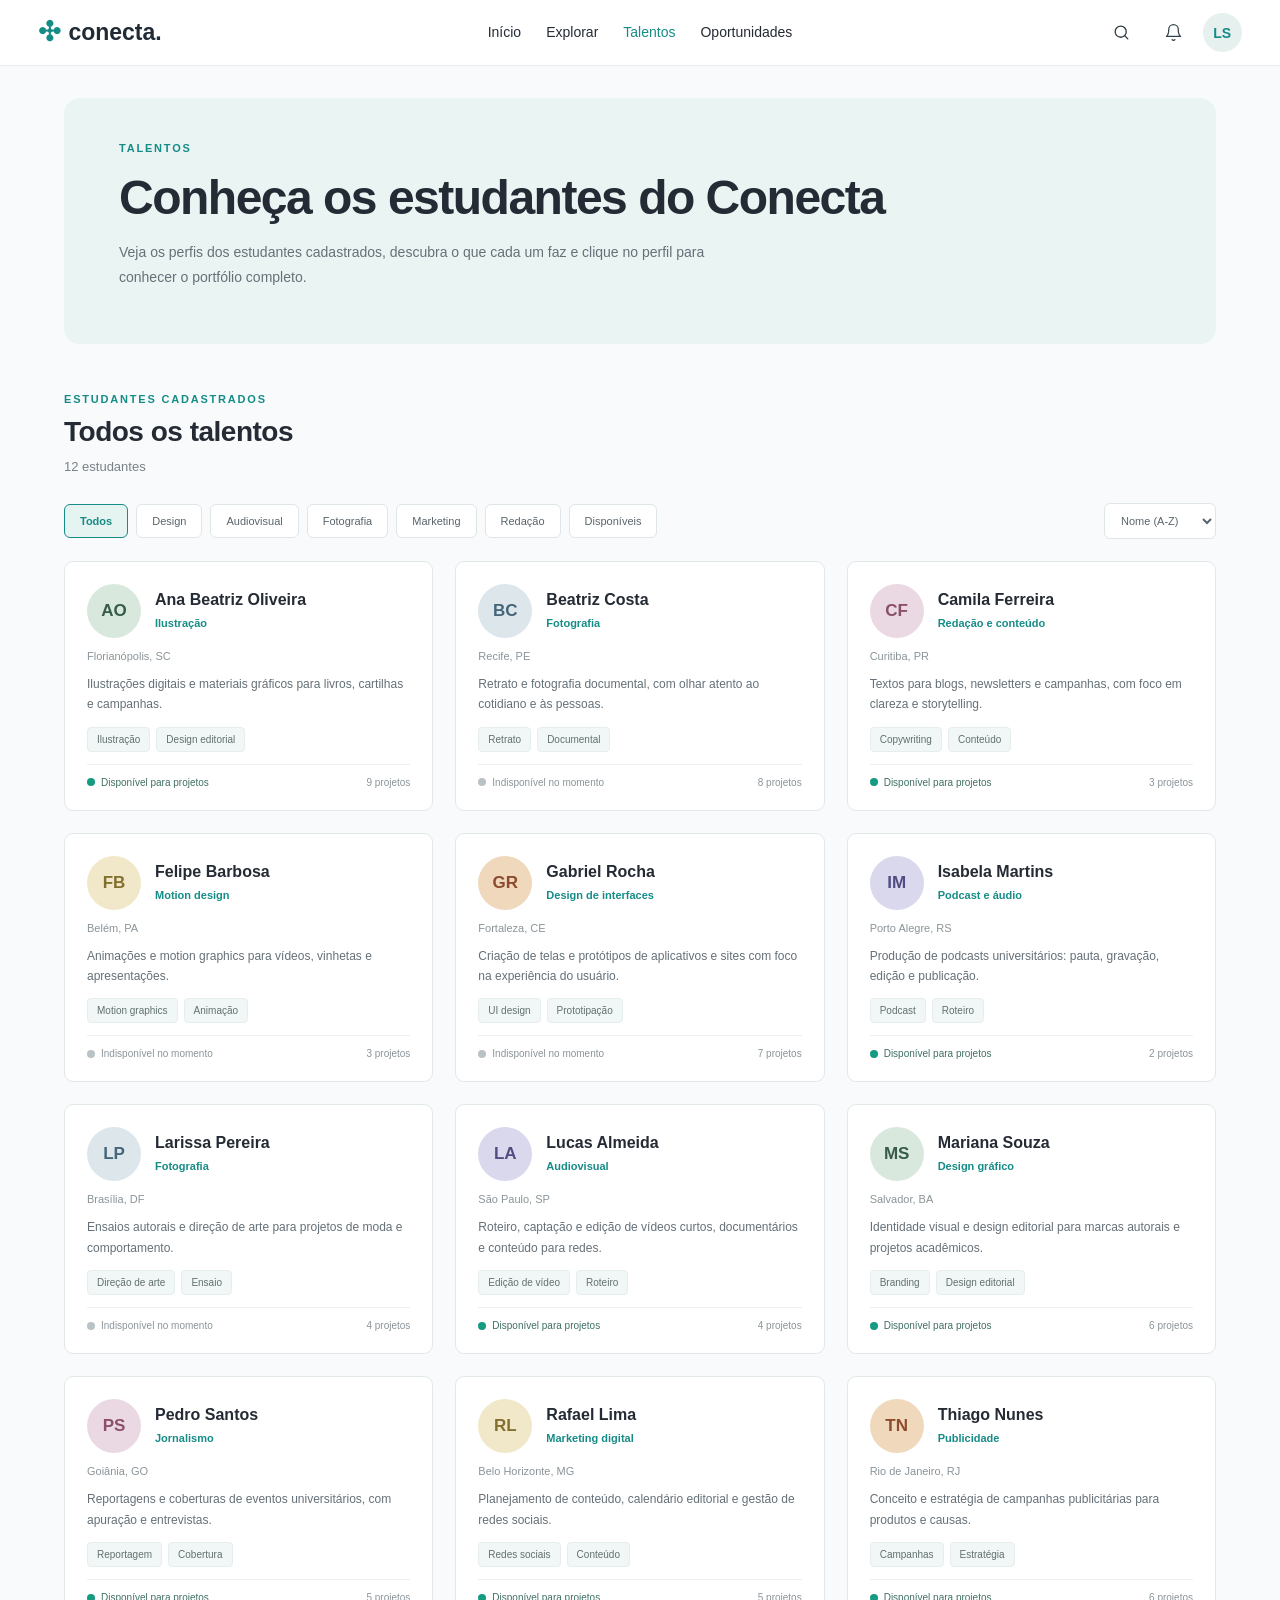
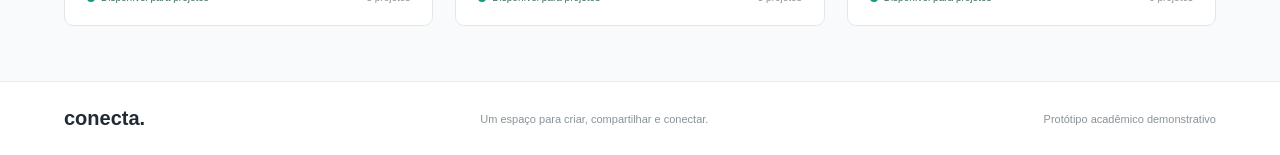
<file: talentos.html>
<!DOCTYPE html>
<html lang="pt-BR">
<head>
    <meta charset="UTF-8">
    <meta name="viewport" content="width=device-width, initial-scale=1.0">
    <title>Conecta | Talentos</title>
    <link rel="stylesheet" href="estilo_comum.css">
    <link rel="stylesheet" href="pagina_inicial.css">
    <link rel="stylesheet" href="talentos.css">
</head>

<body>
<!-- Cabeçalho -->
<header class="top">
    <a href="index.html" class="logo" aria-label="Conecta - Página Inicial">
        <span class="logo-icon" aria-hidden="true">✣</span>
        conecta.
    </a>

    <nav class="nav" aria-label="Navegação principal">
        <a href="index.html">Início</a>
        <a href="explorar.html">Explorar</a>
        <a href="talentos.html" class="active">Talentos</a>
        <a href="oportunidades.html">Oportunidades</a>
    </nav>

    <div class="search-container" id="searchContainer">
        <input type="search" id="searchInput" placeholder="Buscar projetos, pessoas ou áreas..." aria-label="Campo de busca">
        <button class="search-toggle" id="searchToggle" type="button" aria-label="Abrir busca">
            <svg viewBox="0 0 24 24" width="19" height="19"><circle cx="11" cy="11" r="7"></circle><path d="m20 20-4.35-4.35"></path></svg>
        </button>
    </div>

    <button class="notification-btn" type="button" aria-label="Notificações">
        <svg viewBox="0 0 24 24" width="19" height="19"><path d="M18 8A6 6 0 0 0 6 8c0 7-3 9-3 9h18s-3-2-3-9"></path><path d="M13.73 21a2 2 0 0 1-3.46 0"></path></svg>
    </button>

    <div class="profile-menu" id="profileMenu">
        <button class="profile-avatar" id="profileToggle" type="button" aria-expanded="false" aria-label="Menu do perfil">LS</button>
        <div class="profile-dropdown" id="profileDropdown">
            <a href="perfil_pessoal.html">Meu Perfil Pessoal</a>
            <a href="perfil_profissional.html">Perfil Profissional</a>
            <a href="#">Configurações</a>
            <a href="#">Sair</a>
        </div>
    </div>
</header>

<main>

    <!-- Introdução -->
    <section class="intro intro-simple">
        <div class="intro-content">
            <span class="eyebrow">TALENTOS</span>
            <h1>Conheça os estudantes do Conecta</h1>
            <p>
                Veja os perfis dos estudantes cadastrados, descubra o que cada
                um faz e clique no perfil para conhecer o portfólio completo.
            </p>
        </div>
    </section>

    <!-- Todos os talentos -->
    <section class="projects-section" id="talentos">

        <div class="section-heading">
            <div>
                <span class="eyebrow">ESTUDANTES CADASTRADOS</span>
                <h2>Todos os talentos</h2>
                <p id="resultCount">12 estudantes</p>
            </div>
        </div>

        <!-- Filtros e ordenação -->
        <div class="filter-bar">
            <div class="filters">
                <button class="filter active" data-filter="todos">Todos</button>
                <button class="filter" data-filter="design">Design</button>
                <button class="filter" data-filter="audiovisual">Audiovisual</button>
                <button class="filter" data-filter="fotografia">Fotografia</button>
                <button class="filter" data-filter="marketing">Marketing</button>
                <button class="filter" data-filter="redacao">Redação</button>
                <button class="filter" data-filter="disponivel">Disponíveis</button>
            </div>

            <select id="sortSelect" aria-label="Ordenar estudantes">
                <option value="nome">Nome (A-Z)</option>
                <option value="projetos">Mais projetos</option>
            </select>
        </div>

        <!-- Grade de estudantes -->
        <div class="talent-grid" id="talentGrid"></div>

        <p class="empty-message" id="emptyMessage">Nenhum estudante encontrado.</p>

    </section>

</main>

<!-- Rodapé -->
<footer class="footer">
        <a href="index.html" class="logo">conecta.</a>

        <span>
            Um espaço para criar, compartilhar e conectar.
        </span>

        <span>Protótipo acadêmico demonstrativo</span>
    </footer>

<script src="cabecalho.js"></script>
<script src="talentos.js"></script>

</body>
</html>
</file>
<file: estilo_comum.css>
/* Base */

* {
    box-sizing: border-box;
}

button {
    cursor: pointer;
}

/* Cabeçalho */

.top {
    min-height: 66px;
    padding: 0 3%;
    display: flex;
    align-items: center;
    justify-content: space-between;
    gap: 12px;
    background: #fff;
    border-bottom: 1px solid #e8edef;
    position: sticky;
    top: 0;
    z-index: 100;
    height: 66px;
    color: #252b35;
    font-size: 14px;
    line-height: 1.4;
}

.logo {
    display: flex;
    align-items: center;
    gap: 7px;
    color: #202b35;
    font-size: 23px;
    font-weight: 800;
    white-space: nowrap;
    text-decoration: none;
}

.top,
.top * {
    box-sizing: border-box;
    font-family: Arial, Helvetica, sans-serif !important;
    letter-spacing: normal;
}

.top .logo {
    display: flex;
    align-items: center;
    gap: 7px;
    margin: 0;
    padding: 0;
    color: #202b35;
    font-size: 23px;
    line-height: 1;
    font-weight: 800;
    white-space: nowrap;
    text-decoration: none;
}

.top .logo-icon {
    color: #168c87;
    font-size: 27px;
    line-height: 1;
    font-weight: 800;
}

.top .nav {
    display: flex;
    align-items: center;
    justify-content: center;
    gap: 25px;
    position: absolute;
    left: 50%;
    transform: translateX(-50%);
    margin: 0;
    padding: 0;
}

.top .nav a {
    font-size: 14px;
    font-weight: 400;
    color: #252b35;
    white-space: nowrap;
    text-decoration: none;
    transition: color 0.2s ease;
    display: inline-block;
    margin: 0;
    padding: 0;
    line-height: 1.4;
}

.top .nav a:hover,
.top .nav a.active {
    color: #168c87;
}

.top .search-container {
    margin-left: auto;
    width: 42px;
    height: 44px;
    display: flex;
    align-items: center;
    justify-content: flex-end;
    border: 1px solid transparent;
    border-radius: 8px;
    transition: width 0.3s ease;
    overflow: hidden;
    flex-shrink: 0;
    margin: 0 0 0 auto;
    padding: 0;
    min-width: 42px;
    background: transparent;
}

.top .search-container.active {
    width: min(400px, 32vw);
    border-color: #dce4e8;
    background: #fff;
}

.top .search-container input {
    width: 0;
    min-width: 0;
    opacity: 0;
    border: none;
    outline: none;
    background: transparent;
    font-size: 13px;
    transition: width 0.3s ease, opacity 0.2s ease;
    display: block;
    height: 100%;
    margin: 0;
    padding: 0;
    color: #252b35;
    line-height: normal;
    font-weight: 400;
}

.top .search-container.active input {
    width: 100%;
    opacity: 1;
    padding: 0 0 0 14px;
}

.top .search-container input::placeholder {
    color: #8a959c;
    font-size: 13px;
}

.top .search-toggle {
    flex-shrink: 0;
    width: 42px;
    height: 42px;
    display: grid;
    place-items: center;
    border: none;
    background: transparent;
    cursor: pointer;
    color: #28343b;
    flex: 0 0 42px;
    min-width: 42px;
    margin: 0;
    padding: 0;
    border-radius: 0;
}

.top .search-toggle svg,
.top .notification-btn svg {
    width: 19px;
    height: 19px;
    fill: none;
    stroke: currentColor;
    stroke-width: 1.6;
    stroke-linecap: round;
    stroke-linejoin: round;
    display: block;
}

.top .notification-btn {
    flex-shrink: 0;
    width: 35px;
    height: 40px;
    display: grid;
    place-items: center;
    border: none;
    background: transparent;
    color: #33434b;
    cursor: pointer;
    flex: 0 0 35px;
    margin: 0;
    padding: 0;
    border-radius: 0;
}

.top .notification-btn:hover {
    color: #168c87;
}

.top .profile-menu {
    position: relative;
    flex-shrink: 0;
    flex: 0 0 auto;
    margin: 0;
    padding: 0;
}

.top .profile-avatar {
    width: 39px;
    height: 39px;
    border: none;
    border-radius: 50%;
    background: #e5f0ef;
    color: #168c87;
    font-size: 14px;
    font-weight: 700;
    cursor: pointer;
    display: grid;
    place-items: center;
    min-width: 39px;
    margin: 0;
    padding: 0;
    line-height: 1;
}

.top .profile-avatar:hover {
    background: #d6e9e7;
}

.top .profile-dropdown {
    display: none;
    position: absolute;
    top: 50px;
    right: 0;
    width: 180px;
    padding: 8px;
    background: #fff;
    border: 1px solid #e5ebed;
    border-radius: 9px;
    box-shadow: 0 8px 25px #00000012;
    margin: 0;
    z-index: 10;
}

.top .profile-menu.open .profile-dropdown {
    display: flex;
    flex-direction: column;
}

.top .profile-dropdown a {
    padding: 11px;
    border-radius: 5px;
    color: #45525a;
    font-size: 12px;
    text-decoration: none;
    display: block;
    margin: 0;
    line-height: 1.4;
    font-weight: 400;
}

.top .profile-dropdown a:hover {
    background: #edf6f5;
    color: #168c87;
}

/* Telas Menores */

@media (max-width: 900px) {
    .top {
        flex-wrap: wrap;
        padding: 12px 4%;
        height: auto;
        min-height: 66px;
    }

}

@media (max-width: 600px) {
    .top {
        gap: 8px;
    }

    .logo {
        font-size: 20px;
    }

}

@media (max-width: 900px) {
    .top .nav {
        position: static;
        transform: none;
        order: 3;
        width: 100%;
        justify-content: flex-start;
        gap: 20px;
        overflow-x: auto;
        padding: 8px 0;
        left: auto;
    }

    .top .search-container.active {
        width: min(300px, 40vw);
    }

}

@media (max-width: 600px) {
    .top .logo {
        font-size: 20px;
    }

    .top .nav {
        gap: 16px;
    }

    .top .nav a {
        font-size: 13px;
    }

    .top .search-container.active {
        width: min(240px, 55vw);
    }

}

@media (max-width: 1050px) {
    .top {
        flex-wrap: wrap;
    }

}

/* Mensagem Temporária (Toast) */

.toast {
    display: none;
    position: fixed;
    bottom: 24px;
    left: 50%;
    transform: translateX(-50%);
    background: #182c33;
    color: #fff;
    padding: 12px 18px;
    border-radius: 8px;
    z-index: 40;
    font-size: 12px;
    max-width: 90%;
    text-align: center;
}

/* Modais */

.overlay {
    display: none;
    position: fixed;
    inset: 0;
    background: #10252b99;
    z-index: 20;
    place-items: center;
    padding: 18px;
}

/* Botão Fechar */

.close {
    border: 0;
    background: transparent;
    font-size: 25px;
    color: #667780;
}

/* Toast */

.conecta-toast {
    position: fixed;
    left: 50%;
    bottom: 24px;
    transform: translate(-50%, 12px);
    padding: 12px 18px;
    border-radius: 8px;
    background: #20343a;
    color: #ffffff;
    font-size: 13px;
    box-shadow: 0 8px 24px #00000020;
    opacity: 0;
    pointer-events: none;
    transition: opacity .2s ease, transform .2s ease;
    z-index: 9999;
}

.conecta-toast.show {
    opacity: 1;
    transform: translate(-50%, 0);
}

/* Cards de Projeto */

.project-grid {
    display: grid;
    grid-template-columns: repeat(3, minmax(0, 1fr));
    gap: 22px;
}

.project-card:hover {
    transform: translateY(-4px);
    box-shadow: 0 10px 25px #203b3b10;
}

.project-image small {
    font-size: 9px;
    font-weight: 700;
    letter-spacing: 1.5px;
}

.image-branding {
    background: #d9e8dc;
    color: #365b49;
}

.image-campaign {
    background: #f0d8bd;
    color: #8d4b2e;
}

.image-video {
    background: #d9d8ed;
    color: #514d83;
}

.image-editorial {
    background: #ead9e2;
    color: #8b4f6b;
}

.image-photo {
    background: #dce6eb;
    color: #456578;
}

.image-social {
    background: #f0e8c9;
    color: #83702e;
}

.project-info {
    padding: 17px;
}

.project-type {
    color: #168c87;
    font-size: 10px;
    font-weight: 700;
}

.project-info h3 {
    margin: 8px 0 5px;
    font-size: 17px;
    color: #29343a;
}

.project-meta {
    font-size: 10px;
    color: #929ba0;
}

.project-info p {
    min-height: 38px;
    margin: 12px 0;
    font-size: 12px;
    line-height: 1.6;
    color: #707b81;
}
</file>
<file: pagina_inicial.css>
/* Base da página */

html {
    scroll-behavior: smooth;
}

body {
    margin: 0;
    font-family: Arial, Helvetica, sans-serif;
    color: #252b35;
    background: #f8fafb;
}

a {
    text-decoration: none;
    color: inherit;
}

button,
input,
select {
    font-family: inherit;
}

/* Apresentação */

.intro {
    margin: 32px 5% 28px;
    padding: 48px 55px;
    min-height: 330px;
    display: grid;
    grid-template-columns: 1.2fr 0.8fr;
    align-items: center;
    gap: 35px;
    border-radius: 16px;
    background: #eaf4f3;
    overflow: hidden;
}

.eyebrow {
    color: #168c87;
    font-size: 11px;
    font-weight: 800;
    letter-spacing: 1.8px;
}

.intro h1 {
    margin: 15px 0;
    font-size: clamp(32px, 4vw, 48px);
    line-height: 1.12;
    letter-spacing: -1.5px;
}

.intro h1 span {
    color: #168c87;
}

.intro p {
    max-width: 590px;
    color: #657078;
    font-size: 14px;
    line-height: 1.8;
}

.intro-buttons {
    display: flex;
    flex-wrap: wrap;
    gap: 12px;
    margin-top: 25px;
}

/* Botões */

.btn-primary,
.btn-secondary,
.btn-light {
    display: inline-flex;
    align-items: center;
    justify-content: center;
    padding: 12px 18px;
    border-radius: 7px;
    font-size: 12px;
    font-weight: 700;
    transition: 0.2s;
}

.btn-primary {
    color: #ffffff;
    background: #168c87;
}

.btn-primary:hover {
    background: #11736f;
}

.btn-secondary {
    color: #168c87;
    background: #ffffff;
    border: 1px solid #cbdedc;
}

.btn-secondary:hover {
    background: #f1f8f7;
}

/* Ilustração */

.intro-art {
    min-height: 230px;
    display: grid;
    place-items: center;
    position: relative;
}

.art-circle {
    width: 230px;
    height: 230px;
    border-radius: 50%;
    background: #d2e8e5;
    position: absolute;
}

.art-card {
    position: relative;
    z-index: 1;
    padding: 28px 32px;
    background: #ffffff;
    border-radius: 12px;
    box-shadow: 0 15px 35px #164e4a18;
    transform: rotate(-5deg);
    display: flex;
    flex-direction: column;
    gap: 5px;
}

.art-card span {
    color: #168c87;
    font-size: 27px;
    font-weight: 900;
    letter-spacing: -1px;
}

/* Projetos em destaque */

.projects-section {
    margin: 45px 5% 55px;
}

.section-heading {
    display: flex;
    align-items: flex-end;
    justify-content: space-between;
    gap: 20px;
    margin-bottom: 25px;
}

.section-heading h2 {
    margin: 9px 0;
    font-size: 28px;
    letter-spacing: -0.5px;
}

.section-heading p {
    margin: 0;
    color: #778189;
    font-size: 13px;
    line-height: 1.6;
}

/* Filtros do projeto */

.filter-bar {
    display: flex;
    align-items: center;
    justify-content: space-between;
    gap: 15px;
    margin-bottom: 22px;
}

.filters {
    display: flex;
    flex-wrap: wrap;
    gap: 8px;
}

.filter {
    padding: 10px 15px;
    background: #ffffff;
    border: 1px solid #dfe6e8;
    border-radius: 6px;
    color: #59656c;
    font-size: 11px;
    cursor: pointer;
    transition: 0.2s;
}

.filter:hover {
    border-color: #168c87;
    color: #168c87;
}

.filter.active {
    color: #168c87;
    background: #e5f3f1;
    border-color: #168c87;
    font-weight: 700;
}

.filter-bar select {
    padding: 10px 12px;
    border: 1px solid #dfe6e8;
    border-radius: 6px;
    background: #ffffff;
    color: #59656c;
    font-size: 11px;
    outline: none;
}

/* Cards de projeto */

.project-card {
    min-width: 0;
    overflow: hidden;
    background: #ffffff;
    border: 1px solid #e2e8ea;
    border-radius: 9px;
    transition: transform 0.2s, box-shadow 0.2s;
}

.project-image {
    height: 190px;
    display: flex;
    flex-direction: column;
    justify-content: space-between;
    padding: 20px;
    overflow: hidden;
    position: relative;
}

.project-image span {
    font-size: 27px;
    font-weight: 900;
    line-height: 1.05;
    letter-spacing: -0.8px;
}

.tags {
    display: flex;
    flex-wrap: wrap;
    gap: 6px;
}

.tags span {
    padding: 6px 9px;
    background: #f1f6f6;
    border: 1px solid #e5eded;
    border-radius: 4px;
    color: #61716f;
    font-size: 10px;
}

/* Rodapé do card */

.project-footer {
    display: flex;
    align-items: center;
    justify-content: space-between;
    gap: 10px;
    margin-top: 15px;
    padding-top: 12px;
    border-top: 1px solid #edf0f1;
}

.project-footer span {
    color: #8a9499;
    font-size: 10px;
}

.project-footer a {
    width: 25px;
    height: 25px;
    display: grid;
    place-items: center;
    border-radius: 50%;
    background: #e6f3f1;
    color: #168c87;
    font-size: 14px;
}

/* Lista vazia */

.empty-message {
    display: none;
    padding: 35px;
    text-align: center;
    color: #778189;
    font-size: 13px;
}

.projects-bottom {
    display: flex;
    justify-content: center;
    margin-top: 35px;
}

/* Convite para participar */

.join-section {
    margin: 0 5% 55px;
    padding: 38px 45px;
    display: flex;
    align-items: center;
    justify-content: space-between;
    gap: 25px;
    border-radius: 12px;
    background: #168c87;
    color: #ffffff;
}

.join-section .eyebrow {
    color: #c8eeea;
}

.join-section h2 {
    margin: 12px 0;
    font-size: 28px;
    line-height: 1.2;
}

.join-section p {
    max-width: 560px;
    margin: 0;
    color: #e0f2f0;
    font-size: 13px;
    line-height: 1.7;
}

.btn-light {
    background: #ffffff;
    color: #168c87;
    white-space: nowrap;
}

.btn-light:hover {
    background: #eaf5f4;
}

/* Rodapé */

.footer {
    padding: 25px 5%;
    display: flex;
    align-items: center;
    justify-content: space-between;
    gap: 20px;
    background: #ffffff;
    border-top: 1px solid #e5ebed;
}

.footer .logo {
    font-size: 20px;
}

.footer span {
    color: #899399;
    font-size: 11px;
}

/* Responsivo */

@media (max-width: 1050px) {
    .intro {
        padding: 35px;
    }

    .project-grid {
        grid-template-columns: repeat(2, minmax(0, 1fr));
    }

}

@media (max-width: 700px) {
    .intro {
        margin: 20px 15px 25px;
        padding: 28px 22px;
        grid-template-columns: 1fr;
    }

    .intro h1 {
        font-size: 35px;
    }

    .intro-art {
        min-height: 200px;
    }

    .art-circle {
        width: 190px;
        height: 190px;
    }

    .art-card span {
        font-size: 23px;
    }

    .projects-section {
        margin: 35px 15px 40px;
    }

    .section-heading {
        align-items: flex-start;
        flex-direction: column;
    }

    .section-heading h2 {
        font-size: 25px;
    }

    .filter-bar {
        align-items: flex-start;
        flex-direction: column;
    }

    .filters {
        width: 100%;
    }

    .filter-bar select {
        width: 100%;
    }

    .project-grid {
        grid-template-columns: 1fr;
    }

    .project-image {
        height: 210px;
    }

    .join-section {
        margin: 0 15px 35px;
        padding: 28px 23px;
        align-items: flex-start;
        flex-direction: column;
    }

    .join-section h2 {
        font-size: 26px;
    }

    .footer {
        align-items: flex-start;
        flex-direction: column;
        padding: 25px 20px;
    }

}

/* Introdução simples */

.intro-simple {
    min-height: 0;
    padding: 40px 55px;
    grid-template-columns: 1fr;
}

@media (max-width: 700px) {
    .intro-simple {
        padding: 28px 22px;
    }
}
</file>
<file: montar_portfolio.css>
/* Base da Página */

body {
    margin: 0;
    background: #f7f9fa;
    color: #18232c;
    font: 13px Arial, Helvetica, sans-serif;
}

button,
input,
textarea,
select {
    font: inherit;
}

/* Barra de voltar */

.subbar {
    width: min(1440px, 96%);
    margin: 18px auto 10px;
    display: flex;
    justify-content: space-between;
    align-items: center;
}

.back {
    color: #5f6d76;
    text-decoration: none;
}

.status {
    font-size: 11px;
    color: #7d8991;
}

/* Área de trabalho */

.workspace {
    width: min(1440px, 96%);
    margin: 0 auto 30px;
    display: grid;
    grid-template-columns: minmax(0, 1fr) 300px;
    gap: 18px;
    align-items: start;
}

.builder {
    min-width: 0;
}

/* Capa e título do projeto */

.project-top {
    background: #fff;
    border: 1px solid #dfe6ea;
    border-radius: 7px;
    padding: 12px;
    margin-bottom: 12px;
}

.cover-area {
    height: 220px;
    background: #e5e8ec;
    border: 1px solid #d0d6dc;
    position: relative;
    overflow: hidden;
    display: grid;
    place-items: center;
}

.cover-area img {
    width: 100%;
    height: 100%;
    object-fit: cover;
}

.cover-placeholder {
    text-align: center;
    color: #7e8b95;
    display: flex;
    flex-direction: column;
    gap: 7px;
}

.cover-placeholder span {
    font-size: 35px;
}

.cover-placeholder small {
    font-size: 11px;
}

.block-tools {
    position: absolute;
    right: 7px;
    top: 7px;
    display: flex;
    background: #fff;
    border: 1px solid #dbe1e5;
    border-radius: 4px;
    overflow: hidden;
    z-index: 2;
}

.block-tools button {
    border: 0;
    border-right: 1px solid #e3e7ea;
    background: #fff;
    padding: 5px 7px;
    color: #53616a;
}

.block-tools button:last-child {
    border-right: 0;
}

.project-heading {
    padding: 10px 0 2px;
}

.project-heading label {
    font-size: 11px;
    color: #66747d;
}

.project-heading h1 {
    font-size: 21px;
    margin: 6px 0 8px;
}

.chips {
    display: flex;
    gap: 7px;
}

.chips span {
    font-size: 10px;
    background: #f3f5f6;
    border: 1px solid #e1e6e9;
    border-radius: 4px;
    padding: 5px 9px;
    color: #5d6a73;
}

/* Blocos de conteúdo */

.blocks {
    display: flex;
    flex-direction: column;
    gap: 12px;
}

.content-block {
    background: #fff;
    border: 1px solid #dfe6ea;
    border-radius: 7px;
    padding: 12px;
    position: relative;
    min-width: 0;
}

.block-head {
    display: flex;
    justify-content: space-between;
    align-items: center;
    margin-bottom: 10px;
}

.block-head strong {
    font-size: 12px;
}

.block-head .block-tools {
    position: static;
}

.block-body {
    min-height: 40px;
}

.block-body[contenteditable=true] {
    outline: 1px dashed #b9c8cd;
    outline-offset: 3px;
}

.block-body p {
    margin: 0;
    line-height: 1.6;
    color: #5f6d76;
}

/* Bloco "Sobre o Projeto" */

.about-grid {
    display: grid;
    grid-template-columns: repeat(4, minmax(0, 1fr));
    gap: 8px;
}

.about-field {
    border: 1px solid #e1e6e9;
    background: #fafbfc;
    border-radius: 4px;
    padding: 9px;
    min-height: 75px;
}

.about-field strong {
    display: block;
    font-size: 10px;
    margin-bottom: 7px;
}

.about-field p {
    font-size: 10px;
    color: #7a8790;
    min-height: 25px;
}

/* Blocos de imagem */

.media-grid {
    display: grid;
    grid-template-columns: repeat(2, minmax(0, 1fr));
    gap: 10px;
}

.media-item {
    min-height: 170px;
    background: #e6e9ed;
    border: 1px solid #d9dfe3;
    display: grid;
    place-items: center;
    position: relative;
    overflow: hidden;
}

.media-item img,
.media-item video {
    width: 100%;
    height: 100%;
    max-height: 360px;
    object-fit: contain;
}

.media-item .empty-media {
    color: #87939c;
    font-size: 28px;
}

.media-item .remove-media {
    position: absolute;
    right: 5px;
    top: 5px;
    border: 0;
    background: #fff;
    border-radius: 4px;
    padding: 4px 7px;
}

/* Blocos de texto */

.text-content {
    white-space: pre-wrap;
    line-height: 1.65;
    color: #596771;
}

.credits-list {
    white-space: pre-wrap;
    line-height: 1.6;
}

/* Botão adicionar bloco */

.add-block {
    display: block;
    margin: 12px auto;
    background: #fff;
    border: 1px solid #d8dfe4;
    border-radius: 5px;
    padding: 10px 18px;
    color: #27343d;
    font-weight: 600;
}

.add-block:hover {
    border-color: #168c87;
    color: #168c87;
}

.add-block.wide {
    width: 100%;
    margin: 12px 0;
}

/* Painel lateral */

.panel {
    display: flex;
    flex-direction: column;
    gap: 12px;
    position: sticky;
    top: 78px;
    max-height: calc(100vh - 90px);
    overflow: auto;
    padding-right: 2px;
}

.panel-card {
    background: #fff;
    border: 1px solid #dfe6ea;
    border-radius: 7px;
    padding: 13px;
}

.panel-card h2 {
    font-size: 13px;
    margin: 0 0 12px;
}

/* Ferramentas de conteúdo */

.content-tools {
    display: grid;
    grid-template-columns: repeat(3, 1fr);
    gap: 7px;
}

.content-tools button {
    min-height: 62px;
    border: 1px solid #e0e6e9;
    background: #fafbfc;
    border-radius: 4px;
    display: flex;
    flex-direction: column;
    align-items: center;
    justify-content: center;
    gap: 5px;
    color: #42515b;
}

.content-tools button:hover {
    border-color: #168c87;
    background: #f0f8f7;
}

.content-tools b {
    font-size: 17px;
    font-weight: 500;
}

.content-tools span {
    font-size: 10px;
}

/* Formulário de detalhes */

.panel label {
    display: block;
    font-size: 11px;
    font-weight: 700;
    margin: 10px 0;
}

.panel input,
.panel select,
.panel textarea {
    display: block;
    width: 100%;
    margin-top: 5px;
    padding: 9px;
    border: 1px solid #d9e0e4;
    border-radius: 4px;
    background: #fff;
    color: #44525c;
    font-size: 11px;
    outline-color: #168c87;
}

/* Tags de ferramentas e competências */

.tag-entry {
    border: 1px solid #d9e0e4;
    border-radius: 4px;
    padding: 5px;
}

.tag-entry input {
    border: 0;
    margin: 3px 0 0;
    padding: 5px;
    outline: 0;
}

.tag-list {
    display: flex;
    flex-wrap: wrap;
    gap: 5px;
}

.tag {
    display: inline-flex;
    align-items: center;
    gap: 5px;
    background: #edf3f4;
    border: 1px solid #dce5e7;
    border-radius: 4px;
    padding: 4px 6px;
    font-size: 10px;
    font-weight: 500;
}

.tag button {
    border: 0;
    background: transparent;
    color: #687780;
    padding: 0;
}

/* Envio da capa */

.upload-box {
    border: 1px dashed #cbd5db;
    background: #fafbfc;
    min-height: 130px;
    display: flex;
    flex-direction: column;
    align-items: center;
    justify-content: center;
    gap: 6px;
    color: #6b7881;
    text-align: center;
}

.upload-box span {
    font-size: 20px;
}

.upload-box strong {
    font-size: 11px;
}

.upload-box small {
    font-size: 10px;
}

/* Botões do painel */

.outline {
    background: #fff;
    border: 1px solid #d6dfe3;
    border-radius: 4px;
    padding: 8px 10px;
    font-size: 11px;
    color: #45535d;
}

.panel-actions {
    display: grid;
    grid-template-columns: 1fr 1fr 1fr;
    gap: 6px;
}

.publish {
    background: #168c87;
    border: 1px solid #168c87;
    color: #fff;
    border-radius: 4px;
    padding: 9px 7px;
    font-size: 11px;
    font-weight: 700;
}

.panel-actions button {
    min-width: 0;
}

/* Janelas modais */

.modal,
.preview-modal {
    background: #fff;
    border-radius: 10px;
    width: min(560px, 100%);
    max-height: 90vh;
    overflow: auto;
    padding: 20px;
}

.modal header,
.preview-modal header {
    display: flex;
    align-items: center;
    justify-content: space-between;
    margin-bottom: 14px;
}

.modal h2,
.preview-modal h2 {
    font-size: 17px;
    margin: 0;
}

.modal label {
    display: block;
    font-size: 12px;
    font-weight: 600;
    margin: 12px 0;
}

.modal input,
.modal textarea,
.modal select {
    display: block;
    width: 100%;
    padding: 10px;
    margin-top: 5px;
    border: 1px solid #dfe6ea;
    border-radius: 5px;
}

.modal .primary {
    background: #168c87;
    color: #fff;
    border: 0;
    padding: 10px 15px;
    border-radius: 5px;
    margin-top: 12px;
}

/* Visualização do projeto */

.preview-modal {
    width: min(900px, 100%);
}

.preview-cover {
    width: 100%;
    max-height: 300px;
    object-fit: cover;
}

.preview-block {
    padding: 12px 0;
    border-bottom: 1px solid #dfe6ea;
}

.preview-block h3 {
    font-size: 16px;
}

.preview-block p {
    line-height: 1.7;
    white-space: pre-wrap;
}

/* Responsivo */

@media (max-width: 1000px) {
    .workspace {
        grid-template-columns: minmax(0, 1fr) 275px;
    }

    .cover-area {
        height: 180px;
    }

}

@media (max-width: 760px) {
    .workspace {
        grid-template-columns: 1fr;
    }

    .panel {
        position: static;
        max-height: none;
        overflow: visible;
        order: -1;
    }

    .about-grid {
        grid-template-columns: repeat(2, minmax(0, 1fr));
    }

    .cover-area {
        height: 170px;
    }

}

@media (max-width: 480px) {
    .workspace {
        width: 94%;
    }

    .cover-area {
        height: 140px;
    }

    .project-heading h1 {
        font-size: 18px;
    }

    .media-grid {
        grid-template-columns: 1fr;
    }

    .panel-actions {
        grid-template-columns: 1fr 1fr;
    }

    .publish {
        grid-column: 1/-1;
    }

}
</file>
<file: oportunidades.css>
/* Base da página */

body {
    margin: 0;
    background: #f5f7f8;
    font: 13px Arial, Helvetica, sans-serif;
    color: #1c2931;
}

button,
input,
textarea,
select {
    font: inherit;
}

/* Conteiner principal */

.wrap {
    max-width: 1320px;
    width: 94%;
    margin: 30px auto;
}

/* Apresentação (Hero) */

.hero {
    display: flex;
    justify-content: space-between;
    align-items: center;
    margin-bottom: 22px;
}

.eyebrow {
    font-size: 10px;
    font-weight: 800;
    letter-spacing: 1.4px;
    color: #168c87;
    margin: 0 0 8px;
}

.hero h1 {
    font-size: 27px;
    margin: 0 0 7px;
    letter-spacing: -.6px;
}

.hero p:not(.eyebrow) {
    color: #6b7881;
    margin: 0;
}

/* Botão para empresas */

.company-btn {
    background: #168c87;
    border: 0;
    color: white;
    padding: 11px 15px;
    border-radius: 5px;
    font-weight: 700;
}

/* Filtros de busca */

.filters {
    display: grid;
    grid-template-columns: 1fr 1fr auto auto;
    gap: 12px;
    align-items: end;
    background: white;
    border: 1px solid #e0e6e9;
    border-radius: 8px;
    padding: 15px;
    margin-bottom: 22px;
}

.filters label {
    font-size: 11px;
    font-weight: 700;
    color: #4e5b64;
}

.filters input {
    display: block;
    width: 100%;
    margin-top: 6px;
    border: 1px solid #dce3e7;
    border-radius: 5px;
    padding: 10px;
    font-size: 12px;
    outline-color: #168c87;
}

/* Tipos de vaga */

.types {
    display: flex;
    gap: 5px;
}

.types button {
    border: 1px solid #e0e6e9;
    background: #fff;
    border-radius: 5px;
    padding: 10px 12px;
    font-size: 11px;
    color: #5a6871;
}

.types button.selected {
    background: #e8f4f3;
    border-color: #a9d4d1;
    color: #168c87;
    font-weight: 700;
}

.clear {
    border: 0;
    background: transparent;
    color: #687780;
    font-size: 11px;
    padding: 10px;
}

/* Título dos resultados */

.results-head {
    display: flex;
    justify-content: space-between;
    align-items: center;
    margin-bottom: 12px;
}

.results-head h2 {
    font-size: 16px;
    margin: 0;
}

.results-head span {
    font-size: 11px;
    color: #6b7881;
}

/* Lista e detalhes */

.layout {
    display: grid;
    grid-template-columns: minmax(300px, 390px) minmax(0, 1fr);
    gap: 15px;
    align-items: start;
}

/* Lista de vagas */

.job-list {
    display: flex;
    flex-direction: column;
    gap: 9px;
}

/* Card de vaga */

.job-card {
    background: white;
    border: 1px solid #e0e6e9;
    border-radius: 7px;
    padding: 15px;
    cursor: pointer;
    transition: .15s;
}

.job-card:hover {
    border-color: #9bc9c6;
}

.job-card.active {
    border: 1.5px solid #168c87;
    box-shadow: 0 0 0 2px #e4f2f1;
}

.job-card-head {
    display: flex;
    justify-content: space-between;
    gap: 10px;
}

.job-card h3 {
    font-size: 13px;
    margin: 0 0 6px;
}

.company {
    font-size: 11px;
    color: #5c6972;
}

.posted {
    font-size: 10px;
    color: #859099;
    white-space: nowrap;
}

.job-meta {
    font-size: 11px;
    color: #6b7881;
    margin: 10px 0;
}

.tags {
    display: flex;
    gap: 6px;
    flex-wrap: wrap;
}

.tag {
    background: #f2f5f6;
    border-radius: 4px;
    padding: 5px 7px;
    font-size: 10px;
    color: #58666f;
}

/* Detalhes da vaga */

.detail {
    background: white;
    border: 1px solid #e0e6e9;
    border-radius: 8px;
    overflow: hidden;
}

.detail-head {
    padding: 20px;
    border-bottom: 1px solid #e0e6e9;
}

.detail-top {
    display: flex;
    justify-content: space-between;
    gap: 15px;
}

.detail h2 {
    font-size: 20px;
    margin: 0 0 8px;
}

.detail .company {
    font-size: 12px;
}

.detail-meta {
    display: flex;
    gap: 15px;
    flex-wrap: wrap;
    color: #697780;
    font-size: 11px;
    margin-top: 13px;
}

/* Interesse e salvar */

.actions {
    display: flex;
    gap: 8px;
    margin-top: 17px;
}

.interest {
    background: #168c87;
    color: #fff;
    border: 0;
    border-radius: 5px;
    padding: 10px 14px;
    font-weight: 700;
}

.save {
    background: #fff;
    border: 1px solid #d9e1e5;
    border-radius: 5px;
    padding: 10px 13px;
    color: #4d5b64;
}

.save.saved {
    color: #168c87;
    border-color: #9ac9c6;
    background: #eff8f7;
}

/* Abas */

.tabs {
    display: flex;
    gap: 0;
    border-bottom: 1px solid #e0e6e9;
    padding: 0 20px;
}

.tabs button {
    border: 0;
    background: none;
    padding: 13px 12px;
    color: #687780;
    font-size: 11px;
    border-bottom: 2px solid transparent;
}

.tabs button.active {
    color: #168c87;
    font-weight: 700;
    border-color: #168c87;
}

/* Conteúdo da vaga */

.detail-body {
    padding: 20px;
}

.detail-body h3 {
    font-size: 13px;
    margin: 0 0 10px;
}

.detail-body p {
    font-size: 12px;
    line-height: 1.7;
    color: #596770;
    margin: 0 0 18px;
    white-space: pre-line;
}

.detail-body ul {
    padding-left: 18px;
    margin: 0 0 20px;
    color: #596770;
    font-size: 12px;
    line-height: 1.8;
}

/* Sobre a empresa */

.company-box {
    background: #f7f9fa;
    border: 1px solid #e0e6e9;
    border-radius: 6px;
    padding: 14px;
    margin-top: 20px;
}

.company-box h3 {
    margin-bottom: 7px;
}

/* Etapas do processo */

.steps {
    display: grid;
    grid-template-columns: repeat(3, 1fr);
    gap: 10px;
    margin-top: 22px;
}

.step {
    border: 1px solid #e0e6e9;
    border-radius: 6px;
    padding: 12px;
}

.step b {
    display: block;
    color: #168c87;
    font-size: 11px;
    margin-bottom: 7px;
}

.step span {
    font-size: 10px;
    line-height: 1.5;
    color: #64717a;
}

/* Lista vazia */

.empty {
    background: white;
    border: 1px dashed #e0e6e9;
    border-radius: 7px;
    padding: 35px;
    text-align: center;
    color: #6b7881;
}

/* Publicar vaga */

.modal {
    background: white;
    width: min(600px, 100%);
    max-height: 92vh;
    overflow: auto;
    border-radius: 10px;
    padding: 22px;
}

.modal header {
    display: flex;
    justify-content: space-between;
    align-items: center;
}

.modal h2 {
    font-size: 18px;
    margin: 0;
}

.hint {
    color: #6b7881;
    font-size: 12px;
}

.modal label {
    display: block;
    font-size: 11px;
    font-weight: 700;
    margin: 12px 0;
}

.modal input,
.modal textarea,
.modal select {
    display: block;
    width: 100%;
    padding: 10px;
    margin-top: 6px;
    border: 1px solid #e0e6e9;
    border-radius: 5px;
    font-size: 12px;
}

.two {
    display: grid;
    grid-template-columns: 1fr 1fr;
    gap: 12px;
}

.primary {
    width: 100%;
    border: 0;
    background: #168c87;
    color: white;
    padding: 12px;
    border-radius: 5px;
    font-weight: 700;
    margin-top: 8px;
}

/* Responsivo */

@media (max-width: 950px) {
    .filters {
        grid-template-columns: 1fr 1fr;
    }

    .types {
        grid-column: 1 / -1;
    }

    .clear {
        justify-self: end;
    }

    .layout {
        grid-template-columns: 320px minmax(0, 1fr);
    }

}

@media (max-width: 720px) {
    .hero {
        align-items: flex-start;
        gap: 12px;
    }

    .hero h1 {
        font-size: 23px;
    }

    .company-btn {
        white-space: nowrap;
        font-size: 11px;
    }

    .filters {
        grid-template-columns: 1fr;
    }

    .types {
        flex-wrap: wrap;
    }

    .layout {
        grid-template-columns: 1fr;
    }

    .detail {
        order: -1;
    }

    .steps {
        grid-template-columns: 1fr;
    }

    .wrap {
        margin-top: 20px;
    }

}

@media (max-width: 450px) {
    .hero {
        flex-direction: column;
    }

    .company-btn {
        width: 100%;
    }

    .two {
        grid-template-columns: 1fr;
    }

    .actions {
        flex-wrap: wrap;
    }

    .tabs {
        overflow: auto;
    }

    .detail-top {
        flex-direction: column;
    }

}
</file>
<file: perfil_pessoal.css>
/* Base da página */

body {
    margin: 0;
    background: #f7f9fa;
    font-family: Arial, Helvetica, sans-serif;
    color: #18232c;
    font-size: 13px;
}

button,
input,
select,
textarea {
    font: inherit;
}

/* Estrutura principal */

.layout {
    width: min(1400px, 94%);
    margin: 24px auto;
    display: grid;
    grid-template-columns: 270px minmax(0, 1fr);
    gap: 24px;
    align-items: start;
}

/* Barra lateral */

.sidebar {
    background: #edf2f5;
    border: 1px solid #e0e7eb;
    border-radius: 10px;
    padding: 22px;
    position: sticky;
    top: 82px;
}

/* Foto de perfil */

.profile-image-wrap {
    width: 120px;
    aspect-ratio: 1 / 1;
    position: relative;
    margin: 0 auto 18px;
}

.profile-image {
    width: 100%;
    height: 100%;
    aspect-ratio: 1 / 1;
    border-radius: 10px;
    overflow: hidden;
    display: grid;
    place-items: center;
    background: linear-gradient( 135deg, #d9e4e8, #f4f6f7 );
    border: 1px solid #cbd7dc;
    color: #7d9ba0;
    font-size: 28px;
    font-weight: 700;
    background-size: cover;
    background-position: center;
}

.edit-profile-image {
    position: absolute;
    right: 7px;
    bottom: 7px;
    width: 32px;
    height: 32px;
    display: grid;
    place-items: center;
    border: 2px solid #fff;
    border-radius: 50%;
    background: #087d7b;
    color: #fff;
    box-shadow: 0 2px 8px #18343b25;
    transition: background 0.18s ease, transform 0.18s ease;
}

.edit-profile-image:hover {
    background: #075e60;
    transform: translateY(-1px);
}

.edit-profile-image svg {
    width: 16px;
    height: 16px;
    fill: none;
    stroke: currentColor;
    stroke-width: 1.8;
    stroke-linecap: round;
    stroke-linejoin: round;
}

/* Nome e descrição */

.sidebar h1 {
    text-align: center;
    font-size: 18px;
    margin: 0 0 5px;
}

.subtitle {
    text-align: center;
    color: #64727c;
    margin: 0 0 18px;
    font-size: 12px;
}

/* Localização e disponibilidade */

.location,
.availability {
    font-size: 11px;
    margin: 10px 0;
    color: #56646e;
}

.availability {
    display: flex;
    align-items: center;
    gap: 7px;
}

.availability i {
    width: 8px;
    height: 8px;
    background: #159b80;
    border-radius: 50%;
}

/* Biografia */

.bio {
    font-size: 11px;
    line-height: 1.65;
    color: #596872;
    margin: 16px 0;
}

/* Botões seguir e mensagem */

.follow-btn,
.message-btn,
.profile-link {
    width: 100%;
    display: block;
    text-align: center;
    padding: 11px;
    border-radius: 6px;
    font-size: 12px;
    font-weight: 600;
    text-decoration: none;
}

.follow-btn {
    border: 1px solid #087d7b;
    background: #087d7b;
    color: #fff;
}

.follow-btn.following {
    background: #fff;
    color: #087d7b;
}

.message-btn {
    margin-top: 8px;
    border: 1px solid #cbd5db;
    background: #fff;
    color: #34434c;
}

/* Estatísticas do perfil*/

.stats {
    display: grid;
    grid-template-columns: repeat(3, 1fr);
    text-align: center;
    margin: 20px 0;
    gap: 5px;
}

.stats strong {
    display: block;
    font-size: 14px;
}

.stats span {
    display: block;
    font-size: 10px;
    color: #697781;
    margin-top: 4px;
}

/* Link perfil profissional */

.profile-link {
    background: #fff;
    border: 1px solid #cbd5db;
    color: #36434d;
    margin: 16px 0;
}

/* Informações adicionais */

.side-section {
    margin-top: 24px;
}

.side-section h3 {
    font-size: 10px;
    letter-spacing: 0.5px;
    color: #6c7a83;
    margin: 0 0 15px;
}

.side-section label {
    display: block;
    font-weight: 700;
    font-size: 11px;
    margin: 13px 0 5px;
}

.side-section p {
    font-size: 11px;
    color: #65737d;
    line-height: 1.5;
    margin: 0;
}

/* Competências */

.tags {
    display: flex;
    gap: 6px;
    flex-wrap: wrap;
}

.tags span {
    background: #fff;
    border: 1px solid #d5dfe4;
    padding: 6px 8px;
    border-radius: 4px;
    font-size: 10px;
}

/* Contatos */

.contact-box {
    background: #fff;
    border: 1px solid #d5dfe4;
    border-radius: 6px;
    padding: 12px;
    margin-top: 25px;
    font-size: 11px;
}

.contact-box p {
    margin: 8px 0 0;
    color: #60707a;
}

.contact-box button {
    border: 0;
    background: none;
    color: #087d7b;
    padding: 0;
    font-size: 11px;
}

/* Área principal */

.main-content {
    min-width: 0;
}

/* Adicionar projeto */

.page-heading {
    display: flex;
    justify-content: space-between;
    align-items: center;
    gap: 15px;
}

.page-heading h2 {
    font-size: 24px;
    margin: 0 0 7px;
}

.page-heading p {
    margin: 0;
    color: #71808a;
    font-size: 12px;
}

.add-btn {
    display: inline-block;
    border: 0;
    border-radius: 7px;
    background: #087d7b;
    color: #fff;
    padding: 11px 15px;
    font-size: 12px;
    font-weight: 700;
    text-decoration: none;
    white-space: nowrap;
}

.add-btn:hover {
    background: #075e60;
}

/* Resumo dos projetos */

.summary {
    display: grid;
    grid-template-columns: repeat(4, 1fr);
    background: #fff;
    border: 1px solid #dfe6ea;
    border-radius: 8px;
    margin: 20px 0;
    padding: 13px 0;
}

.summary > div {
    padding: 0 14px;
    border-right: 1px solid #dfe6ea;
}

.summary > div:last-child {
    border: 0;
}

.summary strong {
    display: block;
    font-size: 12px;
}

.summary span {
    display: block;
    color: #7a8790;
    font-size: 10px;
    margin-top: 5px;
}

/* Filtros e ordenação */

.filters {
    display: flex;
    justify-content: space-between;
    align-items: center;
    gap: 12px;
    margin: 18px 0;
}

.filter-tabs {
    display: flex;
    gap: 6px;
    flex-wrap: wrap;
}

.filter {
    border: 1px solid #d5dfe4;
    background: #fff;
    border-radius: 6px;
    padding: 9px 12px;
    font-size: 11px;
    color: #52616b;
}

.filter.active {
    background: #e1f1f0;
    border-color: #087d7b;
    color: #087d7b;
    font-weight: 700;
}

.sort {
    font-size: 11px;
    color: #697781;
    white-space: nowrap;
}

.sort select {
    border: 1px solid #dfe6ea;
    background: #fff;
    border-radius: 5px;
    padding: 8px;
    font-size: 11px;
    color: #46535e;
}

/* Título dos resultados */

.results-heading {
    display: flex;
    justify-content: space-between;
    align-items: center;
    margin: 18px 0 12px;
}

.results-heading h3 {
    font-size: 14px;
    margin: 0;
}

.results-heading span {
    font-size: 10px;
    color: #7b8790;
}

/* Cards de projetos */

.project-card {
    min-width: 0;
    overflow: hidden;
    background: #fff;
    border: 1px solid #e2e8ea;
    border-radius: 9px;
    transition: transform 0.2s, box-shadow 0.2s;
    cursor: pointer;
}

.project-image {
    height: 190px;
    display: flex;
    flex-direction: column;
    justify-content: space-between;
    padding: 20px;
    overflow: hidden;
    position: relative;
    text-decoration: none;
}

.project-image span {
    font-size: 27px;
    font-weight: 900;
    line-height: 1.05;
    letter-spacing: -0.8px;
    white-space: pre-line;
}

.project-info .tags {
    display: flex;
    flex-wrap: wrap;
    gap: 6px;
}

.project-info .tags span {
    padding: 6px 9px;
    background: #f1f6f6;
    border: 1px solid #e5eded;
    border-radius: 4px;
    color: #61716f;
    font-size: 10px;
}

.project-footer {
    display: flex;
    align-items: center;
    justify-content: space-between;
    padding: 0 17px 17px;
    gap: 10px;
}

.project-footer > span {
    font-size: 10px;
    color: #77858e;
}

.project-footer > a {
    display: grid;
    place-items: center;
    flex: 0 0 28px;
    width: 28px;
    height: 28px;
    border-radius: 50%;
    background: #e7f3f2;
    color: #087d7b;
    font-size: 17px;
    text-decoration: none;
}

/* Paginação */

.pagination {
    display: flex;
    justify-content: center;
    align-items: center;
    gap: 7px;
    margin: 22px 0;
    padding: 12px;
    background: #fff;
    border: 1px solid #dfe6ea;
    border-radius: 7px;
}

.pagination button {
    border: 1px solid transparent;
    background: transparent;
    padding: 7px 10px;
    border-radius: 4px;
    font-size: 11px;
    color: #63717b;
}

.pagination button.active {
    background: #087d7b;
    color: #fff;
}

.pagination button:disabled {
    opacity: 0.4;
    cursor: default;
}

/* Rodapé */

footer {
    text-align: center;
    padding: 20px;
    color: #87939b;
    font-size: 11px;
}

/* Modais */

.modal {
    width: min(520px, 100%);
    max-height: 90vh;
    overflow: auto;
    background: #fff;
    border-radius: 12px;
    padding: 22px;
}

.modal-header {
    display: flex;
    align-items: center;
    justify-content: space-between;
    margin-bottom: 15px;
}

.modal h2 {
    font-size: 18px;
    margin: 0;
}

.modal label {
    display: block;
    font-size: 12px;
    font-weight: 600;
    margin: 12px 0;
}

.modal input,
.modal textarea,
.modal select {
    display: block;
    width: 100%;
    margin-top: 6px;
    padding: 10px;
    border: 1px solid #dfe6ea;
    border-radius: 6px;
    outline-color: #087d7b;
}

.modal .add-btn {
    margin-top: 10px;
}

.modal p {
    font-size: 12px;
    line-height: 1.6;
}

/* Foto de perfil */

.photo-modal {
    width: min(420px, 100%);
}

.photo-preview {
    width: 116px;
    aspect-ratio: 1 / 1;
    margin: 18px auto;
    display: grid;
    place-items: center;
    border: 1px solid #cbd7dc;
    border-radius: 10px;
    background: linear-gradient( 135deg, #d9e4e8, #f4f6f7 );
    background-size: cover;
    background-position: center;
    color: #7d9ba0;
    font-size: 27px;
    font-weight: 700;
    overflow: hidden;
}

/* Responsivo */

@media (max-width: 1050px) {
    .layout {
        grid-template-columns: 235px minmax(0, 1fr);
        gap: 16px;
    }

    .sidebar {
        padding: 16px;
    }

    .project-grid {
        gap: 14px;
    }

    .project-image {
        height: 160px;
    }

    .project-info {
        padding: 13px;
    }

}

@media (max-width: 760px) {
    .layout {
        grid-template-columns: 1fr;
    }

    .sidebar {
        position: static;
    }

    .profile-image-wrap {
        width: 90px;
        aspect-ratio: 1 / 1;
        margin-left: 0;
        margin-right: 0;
    }

    .profile-image {
        width: 100%;
        height: 100%;
        aspect-ratio: 1 / 1;
    }

    .sidebar h1,
    .subtitle {
        text-align: left;
    }

    .side-section {
        margin-top: 15px;
    }

    .main-content {
        min-width: 0;
    }

    .project-grid {
        grid-template-columns: repeat(2, minmax(0, 1fr));
    }

    .project-image {
        height: 160px;
    }

    .summary {
        grid-template-columns: repeat(2, 1fr);
        row-gap: 12px;
    }

    .summary > div:nth-child(2) {
        border-right: 0;
    }

    .filters {
        align-items: flex-start;
        flex-direction: column;
    }

    .page-heading h2 {
        font-size: 21px;
    }

}

@media (max-width: 430px) {
    .project-grid {
        grid-template-columns: 1fr;
    }

    .project-image {
        height: 190px;
    }

    .page-heading {
        align-items: flex-start;
        flex-direction: column;
    }

    .summary > div {
        padding: 0 10px;
    }

    .filter {
        padding: 8px;
    }

}
</file>
<file: perfil_profissional.css>
/* Base da página */

html {
    scroll-behavior: smooth;
    scroll-padding-top: 90px;
}

body {
    margin: 0;
    background: #f7f9fa;
    color: #18232c;
    font-family: Arial, Helvetica, sans-serif;
    font-size: 13px;
}

button,
input {
    font: inherit;
}

/* Estrutura principal */

.page {
    max-width: 1440px;
    margin: 0 auto;
    padding: 24px 4% 32px;
}

/* Apresentação (Hero) */

.hero {
    display: grid;
    grid-template-columns: 120px minmax(0, 1fr) auto;
    gap: 24px;
    align-items: center;
    padding: 24px;
    background: linear-gradient(110deg, #eaf5f4, #d2e7e6);
    border: 1px solid #e0ebea;
    border-radius: 12px;
}

/* Foto de perfil */

.hero-photo-wrapper {
    position: relative;
    width: 120px;
    height: 120px;
    flex-shrink: 0;
}

.hero-photo {
    width: 100%;
    height: 100%;
    background: #e4ecec;
    border: 1px solid #d0dfdf;
    border-radius: 16px;
    display: grid;
    place-items: center;
    color: #168c87;
    font-size: 28px;
    font-weight: 700;
    overflow: hidden;
    cursor: pointer;
}

.edit-photo-btn {
    position: absolute;
    bottom: -4px;
    right: -4px;
    width: 34px;
    height: 34px;
    border-radius: 50%;
    background: #168c87;
    border: 2px solid #ffffff;
    color: #ffffff;
    display: grid;
    place-items: center;
    box-shadow: 0 2px 6px rgba(0, 0, 0, 0.15);
    cursor: pointer;
    transition: transform 0.2s ease, background-color 0.2s ease;
}

.edit-photo-btn:hover {
    background: #075e60;
    transform: scale(1.05);
}

/* Biografia */

.hero-info {
    min-width: 0;
}

.hero-title-row {
    display: flex;
    align-items: center;
    justify-content: space-between;
    gap: 16px;
}

.hero h1 {
    font-size: 25px;
    margin: 0 0 6px;
}

.role {
    margin: 0;
    color: #45525a;
    font-size: 14px;
}

.hero-meta {
    display: flex;
    flex-wrap: wrap;
    gap: 18px;
    margin: 14px 0 10px;
    color: #45525a;
}

.availability {
    display: inline-flex;
    align-items: center;
    gap: 7px;
}

.availability i {
    width: 8px;
    height: 8px;
    border-radius: 50%;
    background: #168c87;
}

.hero-bio {
    max-width: 760px;
    margin: 0;
    color: #45525a;
    line-height: 1.55;
}

/* Redes sociais */

.hero-socials {
    display: flex;
    flex-direction: column;
    gap: 9px;
}

.hero-socials button {
    width: 36px;
    height: 36px;
    border: 1px solid #dce7e7;
    border-radius: 50%;
    background: #fff;
    color: #24343a;
}

/* Navegação entre seções */

.section-nav {
    display: flex;
    align-items: center;
    justify-content: space-between;
    gap: 8px;
    flex-wrap: wrap;
    overflow: hidden;
    margin: 18px 0 12px;
    padding: 0 12px;
    border-bottom: 2px solid #168c87;
}

.section-nav a {
    padding: 12px 8px;
    color: #28343b;
    font-size: 12px;
    font-weight: 700;
    text-decoration: none;
    white-space: nowrap;
    border-bottom: 2px solid transparent;
    margin-bottom: -2px;
}

.section-nav a:hover,
.section-nav a.active {
    color: #168c87;
    border-color: #168c87;
}

/* Grade de conteúdo */

.content-grid {
    display: grid;
    grid-template-columns: 1fr 1fr;
    gap: 12px;
}

/* Painéis */

.panel {
    position: relative;
    min-width: 0;
    background: #fff;
    border: 1px solid #dfe6ea;
    border-radius: 9px;
    padding: 18px 20px;
}

.panel h2 {
    display: flex;
    align-items: center;
    gap: 9px;
    margin: 0 0 12px;
    font-size: 16px;
}

.panel p {
    margin: 0;
    color: #56636c;
    line-height: 1.6;
}

.full-width {
    grid-column: 1 / -1;
}

.edit-section {
    position: absolute;
    top: 12px;
    right: 12px;
    border: 0;
    background: transparent;
    color: #56636c;
    font-size: 17px;
    cursor: pointer;
}

/* Dados do perfil */

.profile-details {
    margin: 0;
}

.profile-details div {
    display: grid;
    grid-template-columns: 38% 1fr;
    gap: 12px;
    padding: 8px 0;
    border-top: 1px solid #e7ecef;
}

.profile-details div:first-child {
    border-top: 0;
    padding-top: 0;
}

.profile-details dt {
    font-weight: 700;
}

.profile-details dd {
    margin: 0;
    color: #56636c;
}

/* Formação */

.education-columns {
    display: grid;
    grid-template-columns: 1fr 1fr;
    gap: 28px;
}

.education-columns > div + div {
    border-left: 1px solid #dfe6ea;
    padding-left: 28px;
}

.panel label {
    display: block;
    margin: 9px 0 4px;
    font-weight: 700;
}

.education-columns label:first-child {
    margin-top: 0;
}

/* Lista */

.item-list {
    display: flex;
    flex-direction: column;
    gap: 8px;
}

.list-item {
    display: flex;
    align-items: center;
    gap: 12px;
    width: 100%;
    padding: 0;
    border: 0;
    background: transparent;
    text-align: left;
    color: inherit;
}

.thumb {
    width: 52px;
    height: 42px;
    flex: 0 0 52px;
    background: #e7eaee;
    border: 1px solid #dfe6ea;
}

.item-copy {
    display: flex;
    flex-direction: column;
    gap: 4px;
}

.item-copy strong {
    font-size: 12px;
}

.item-copy small {
    font-size: 11px;
    color: #74808a;
}

.muted {
    font-size: 12px;
    color: #74808a !important;
}

/* Competências */

.skill-tags {
    display: flex;
    flex-wrap: wrap;
    gap: 7px;
    margin-top: 12px;
}

.skill-tags span {
    padding: 6px 10px;
    border: 1px solid #cbd5da;
    border-radius: 5px;
    color: #45525a;
    font-size: 11px;
}

/* Portfólio */

.panel-heading {
    display: flex;
    align-items: center;
    justify-content: space-between;
    gap: 12px;
}

.portfolio-cards {
    display: grid;
    grid-template-columns: repeat(4, 1fr);
    gap: 12px;
}

.portfolio-card {
    display: flex;
    flex-direction: column;
    border: 1px solid #dfe6ea;
    border-radius: 5px;
    overflow: hidden;
    text-decoration: none;
}

.portfolio-image {
    width: 100%;
    aspect-ratio: 16 / 9;
    background: #e7eaee;
}

.portfolio-card small {
    margin: 7px 8px 3px;
    color: #74808a;
    font-size: 10px;
}

.portfolio-card strong {
    margin: 0 8px 9px;
    font-size: 12px;
}

/* Faixa de contato */

.contact-banner {
    display: flex;
    align-items: center;
    gap: 18px;
    margin-top: 18px;
    padding: 20px 26px;
    border-radius: 8px;
    background: linear-gradient(100deg, #168c87, #075e60);
    color: #fff;
}

.contact-banner h2 {
    margin: 0 0 5px;
    font-size: 19px;
}

.contact-banner p {
    margin: 0;
    color: #d9eeee;
    font-size: 12px;
}

/* Botões */

.button {
    padding: 11px 16px;
    border-radius: 22px;
    border: 0;
    font-size: 12px;
    font-weight: 700;
}

.button-primary {
    background: #168c87;
    color: #fff;
}

.button-light {
    margin-left: auto;
    background: #fff;
    color: #075e60;
    border-radius: 5px;
}

/* Janela */

.modal-backdrop {
    display: none;
    position: fixed;
    inset: 0;
    z-index: 1000;
    background: #18232c80;
    align-items: center;
    justify-content: center;
    padding: 20px;
}

.modal-backdrop.open {
    display: flex;
}

.modal {
    width: min(100%, 500px);
    max-height: 85vh;
    overflow: auto;
    background: #fff;
    border-radius: 12px;
    padding: 22px;
}

.modal-head {
    display: flex;
    align-items: center;
    justify-content: space-between;
    margin-bottom: 15px;
}

.modal-head h2 {
    margin: 0;
    font-size: 18px;
}

.modal-close {
    border: 0;
    background: #f1f4f5;
    font-size: 22px;
    cursor: pointer;
}

/* Responsivo */

@media (max-width: 1000px) {
    .hero {
        grid-template-columns: 100px 1fr auto;
    }

    .hero-photo-wrapper {
        width: 100px;
        height: 100px;
    }

    .section-nav {
        justify-content: flex-start;
    }

}

@media (max-width: 720px) {
    .hero {
        grid-template-columns: 76px 1fr;
        padding: 16px;
    }

    .hero-photo-wrapper {
        width: 76px;
        height: 76px;
    }

    .hero-title-row {
        align-items: flex-start;
        flex-direction: column;
    }

    .hero-socials {
        grid-column: 1 / -1;
        flex-direction: row;
        justify-content: flex-end;
    }

    .content-grid {
        grid-template-columns: 1fr;
    }

    .full-width {
        grid-column: auto;
    }

    .education-columns {
        grid-template-columns: 1fr;
        gap: 12px;
    }

    .education-columns > div + div {
        border-left: 0;
        border-top: 1px solid #dfe6ea;
        padding: 12px 0 0;
    }

    .portfolio-cards {
        grid-template-columns: repeat(2, 1fr);
    }

    .contact-banner {
        flex-wrap: wrap;
    }

    .button-light {
        margin-left: 0;
    }

}

@media (max-width: 480px) {
    .profile-details div {
        grid-template-columns: 1fr;
        gap: 4px;
    }

    .panel-heading {
        align-items: flex-start;
        flex-direction: column;
    }

}
</file>
<file: talentos.css>
/* Grade de estudantes */

.talent-grid {
    display: grid;
    grid-template-columns: repeat(3, minmax(0, 1fr));
    gap: 22px;
}

/* Card do estudante */

.talent-card {
    min-width: 0;
    display: flex;
    flex-direction: column;
    gap: 12px;
    padding: 22px;
    background: #ffffff;
    border: 1px solid #e2e8ea;
    border-radius: 9px;
    transition: transform 0.2s, box-shadow 0.2s;
}

.talent-card:hover {
    transform: translateY(-4px);
    box-shadow: 0 10px 25px #203b3b10;
}

.talent-top {
    display: flex;
    align-items: center;
    gap: 14px;
}

.talent-avatar {
    width: 54px;
    height: 54px;
    flex-shrink: 0;
    display: grid;
    place-items: center;
    border-radius: 50%;
    font-size: 17px;
    font-weight: 800;
}

.talent-top h3 {
    margin: 0 0 4px;
    font-size: 16px;
}

.talent-role {
    color: #168c87;
    font-size: 11px;
    font-weight: 700;
}

.talent-location {
    color: #8a9499;
    font-size: 11px;
}

.talent-card p {
    margin: 0;
    color: #657078;
    font-size: 12px;
    line-height: 1.7;
}

.talent-card .tags {
    margin-top: auto;
}

/* Rodapé do card */

.talent-footer {
    display: flex;
    align-items: center;
    justify-content: space-between;
    gap: 10px;
    padding-top: 12px;
    border-top: 1px solid #edf0f1;
    color: #8a9499;
    font-size: 10px;
}

.talent-status {
    display: flex;
    align-items: center;
    gap: 6px;
}

.talent-status i {
    width: 8px;
    height: 8px;
    border-radius: 50%;
    background: #b9c2c6;
}

.talent-status.available {
    color: #3f6f64;
}

.talent-status.available i {
    background: #159b80;
}

/* Responsivo */

@media (max-width: 1050px) {
    .talent-grid {
        grid-template-columns: repeat(2, minmax(0, 1fr));
    }
}

@media (max-width: 700px) {
    .talent-grid {
        grid-template-columns: 1fr;
    }
}
</file>
